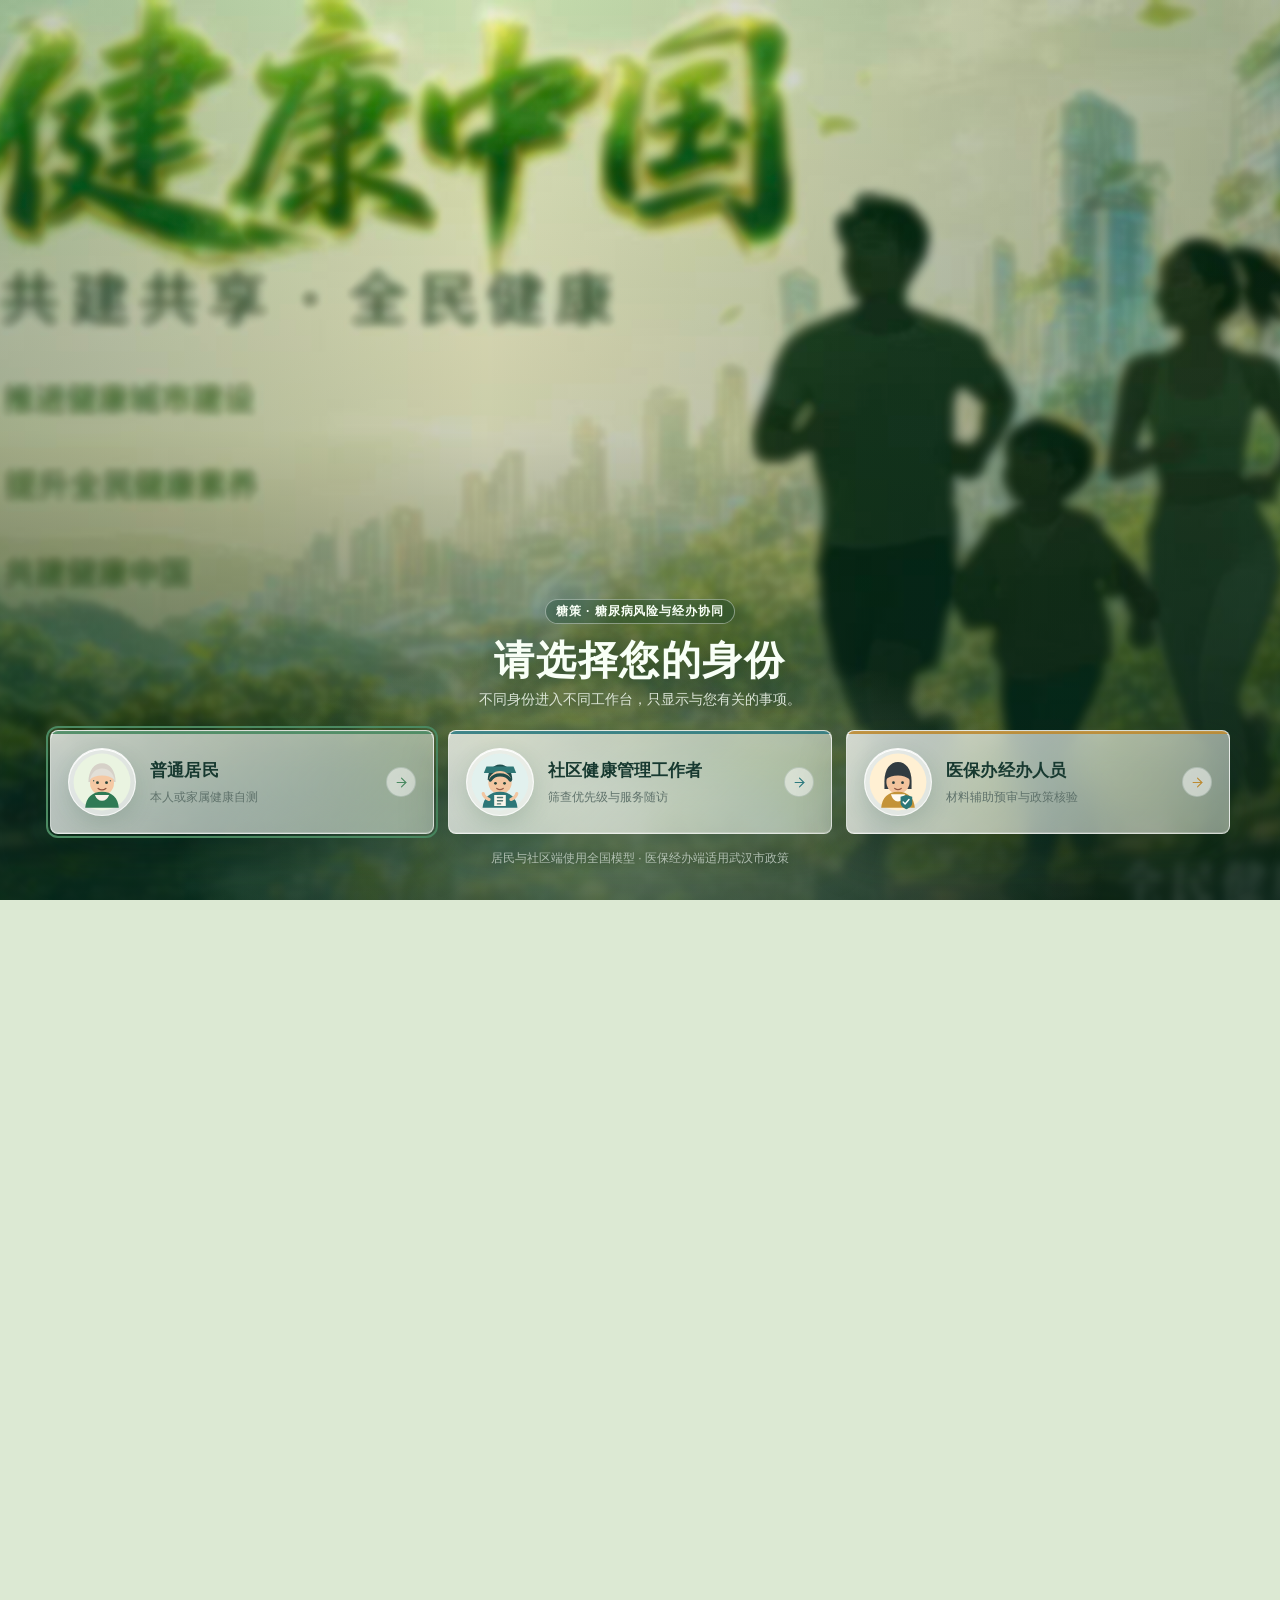
<file: index.html>
<!doctype html>
<html lang="zh-CN">
  <head>
    <meta charset="UTF-8" />
    <meta name="viewport" content="width=device-width, initial-scale=1.0" />
    <meta
      name="description"
      content="智能识糖：面向全国的糖尿病风险沟通与社区筛查模型，以及面向武汉市的医保经办辅助预审"
    />
    <title>智能识糖 · 糖尿病风险与经办协同</title>
    <link rel="stylesheet" href="./styles.css" />
    <script src="./assets/lucide.min.js" defer></script>
    <script src="./data.js" defer></script>
    <script src="./policy-feed-data.js" defer></script>
    <script src="./policy-sync.js" defer></script>
    <script src="./app.js" defer></script>
<meta property="og:title" content="智能识糖 · 糖尿病风险与经办协同" />
  <meta property="og:description" content="面向全国的糖尿病风险沟通与社区筛查模型，以及面向武汉市的医保经办辅助预审" />
  <meta property="og:type" content="website" />
<link rel="icon" href="./favicon.svg" type="image/svg+xml" />
  <link rel="manifest" href="./site.webmanifest" />
</head>
  <body class="role-locked">
    <section class="role-gate" id="roleGate" role="dialog" aria-modal="true" aria-labelledby="roleGateTitle">
      <div class="role-gate-content">
        <div class="role-gate-heading">
          <span class="role-gate-kicker">糖策 · 糖尿病风险与经办协同</span>
          <h2 id="roleGateTitle">请选择您的身份</h2>
          <p>不同身份进入不同工作台，只显示与您有关的事项。</p>
        </div>

        <div class="role-options" role="group" aria-label="身份选择">
          <button class="role-option resident-role" type="button" data-role="resident">
            <span class="role-avatar" aria-hidden="true">
              <svg viewBox="0 0 96 96">
                <circle cx="48" cy="48" r="44" fill="#eaf4e1" />
                <path d="M27 48c0-18 9-29 21-29s21 11 21 29" fill="#d6d1c8" />
                <circle cx="48" cy="50" r="18.5" fill="#f5c9a4" />
                <path d="M29 44c3-11 10-17 19-17 10 0 17 6 20 18-6-5-12-7-20-7-8 0-14 2-19 6Z" fill="#e2dfd7" />
                <circle cx="41" cy="49" r="2.2" fill="#29443a" />
                <circle cx="55" cy="49" r="2.2" fill="#29443a" />
                <path d="M42 58c4 3 8 3 12 0" fill="none" stroke="#8d543f" stroke-width="2" stroke-linecap="round" />
                <path d="M35 46h.1M61 46h.1" stroke="#4d655c" stroke-width="2.2" stroke-linecap="round" />
                <path d="M22 88c1-16 11-25 26-25s25 9 26 25" fill="#2f7a54" />
                <path d="M37 68c2 6 6 9 11 9s9-3 11-9" fill="#f7f2e7" />
              </svg>
            </span>
            <span class="role-copy">
              <strong>普通居民</strong>
              <small>本人或家属健康自测</small>
            </span>
            <span class="role-arrow" aria-hidden="true"><i data-lucide="arrow-right"></i></span>
          </button>

          <button class="role-option community-role" type="button" data-role="community">
            <span class="role-avatar" aria-hidden="true">
              <svg viewBox="0 0 96 96">
                <circle cx="48" cy="48" r="44" fill="#e2f1ee" />
                <path d="M29 45c0-14 8-24 19-24s19 10 19 24" fill="#1e4c4b" />
                <path d="M23 34h50l-4-10H27Z" fill="#2e7776" />
                <circle cx="48" cy="49" r="18" fill="#f2c6a1" />
                <path d="M33 45c4-6 9-8 15-8s12 2 16 8" fill="none" stroke="#1e4c4b" stroke-width="5" stroke-linecap="round" />
                <circle cx="41" cy="50" r="2.1" fill="#29443a" />
                <circle cx="55" cy="50" r="2.1" fill="#29443a" />
                <path d="M43 58c3 2 7 2 10 0" fill="none" stroke="#945c47" stroke-width="2" stroke-linecap="round" />
                <path d="M21 88c1-16 12-25 27-25s26 9 27 25" fill="#2d7778" />
                <path d="M39 68h18v17H39Z" fill="#f8f5eb" />
                <path d="M44 72h8M44 77h8M44 82h5" stroke="#4f7773" stroke-width="2" stroke-linecap="round" />
                <path d="M31 75c-5-2-8-5-9-9M65 75c5-2 8-5 9-9" stroke="#f2c6a1" stroke-width="5" stroke-linecap="round" />
              </svg>
            </span>
            <span class="role-copy">
              <strong>社区健康管理工作者</strong>
              <small>筛查优先级与服务随访</small>
            </span>
            <span class="role-arrow" aria-hidden="true"><i data-lucide="arrow-right"></i></span>
          </button>

          <button class="role-option insurance-role" type="button" data-role="insurance">
            <span class="role-avatar" aria-hidden="true">
              <svg viewBox="0 0 96 96">
                <circle cx="48" cy="48" r="44" fill="#fff0d3" />
                <path d="M27 47c0-19 9-30 21-30s21 11 21 30v12H27Z" fill="#313b40" />
                <circle cx="48" cy="48" r="18" fill="#f2c39d" />
                <path d="M29 44c4-11 10-17 19-17 10 0 16 6 20 18-7-5-13-7-20-7-8 0-14 2-19 6Z" fill="#313b40" />
                <circle cx="41" cy="49" r="2.1" fill="#273a39" />
                <circle cx="55" cy="49" r="2.1" fill="#273a39" />
                <path d="M43 58c3 2 7 2 10 0" fill="none" stroke="#905743" stroke-width="2" stroke-linecap="round" />
                <path d="M22 88c1-16 11-25 26-25s25 9 26 25" fill="#c49338" />
                <path d="M37 67c2 7 6 11 11 11s9-4 11-11" fill="#fffaf0" />
                <path d="M61 68l9 3v9c0 5-4 8-9 10-5-2-9-5-9-10v-9Z" fill="#2d7778" />
                <path d="M56 79l3 3 6-7" fill="none" stroke="#fff" stroke-width="2.2" stroke-linecap="round" stroke-linejoin="round" />
              </svg>
            </span>
            <span class="role-copy">
              <strong>医保办经办人员</strong>
              <small>材料辅助预审与政策核验</small>
            </span>
            <span class="role-arrow" aria-hidden="true"><i data-lucide="arrow-right"></i></span>
          </button>
        </div>

        <p class="role-gate-footnote">居民与社区端使用全国模型 · 医保经办端适用武汉市政策</p>
      </div>
      <span class="role-ripple" id="roleRipple" aria-hidden="true"></span>
    </section>

    <div class="app-shell" id="appShell" inert aria-hidden="true">
      <aside class="sidebar">
        <div class="brand">
          <div class="brand-mark" aria-hidden="true">
            <span>策</span>
          </div>
          <div class="brand-copy">
            <strong>糖策</strong>
            <span>风险沟通与经办协同</span>
          </div>
        </div>

        <div class="active-role-panel">
          <span>当前身份</span>
          <strong id="activeRoleName">普通居民</strong>
        </div>
        <nav class="main-nav" aria-label="主功能导航">
          <button class="nav-item is-active" data-view="risk" data-roles="resident" type="button">
            <span class="nav-q-icon" aria-hidden="true">
              <svg viewBox="0 0 40 40">
                <circle cx="20" cy="20" r="19" fill="#e8f5df" />
                <path d="M9 22c0-9 4-14 11-14s11 5 11 14" fill="#d8ddd4" />
                <circle cx="20" cy="21" r="9" fill="#f5c9a4" />
                <circle cx="16.8" cy="20.5" r="1.2" fill="#203a30" />
                <circle cx="23.2" cy="20.5" r="1.2" fill="#203a30" />
                <path d="M17 25c2 1.5 4 1.5 6 0" fill="none" stroke="#8d543f" stroke-width="1.2" stroke-linecap="round" />
                <path d="M7 37c1-7 5-11 13-11s12 4 13 11" fill="#4b8a62" />
              </svg>
            </span>
            <span>居民自测</span>
          </button>
          <button class="nav-item" data-view="screening" data-roles="community" type="button">
            <span class="nav-q-icon" aria-hidden="true">
              <svg viewBox="0 0 40 40">
                <circle cx="20" cy="20" r="19" fill="#def2ec" />
                <path d="M12 20c0-7 3-12 8-12s8 5 8 12" fill="#235957" />
                <path d="M9 15h22l-2-5H11Z" fill="#3c9290" />
                <circle cx="20" cy="21" r="8.5" fill="#f2c6a1" />
                <circle cx="17" cy="20.5" r="1.1" fill="#203a30" />
                <circle cx="23" cy="20.5" r="1.1" fill="#203a30" />
                <path d="M17.5 25c1.7 1 3.3 1 5 0" fill="none" stroke="#945c47" stroke-width="1.2" stroke-linecap="round" />
                <path d="M6 37c1-7 6-11 14-11s13 4 14 11" fill="#3c9290" />
                <path d="M16 27h8v9h-8Z" fill="#fffdf5" />
              </svg>
            </span>
            <span>社区筛查</span>
          </button>
          <button class="nav-item" data-view="review" data-roles="insurance" type="button">
            <span class="nav-q-icon" aria-hidden="true">
              <svg viewBox="0 0 40 40">
                <circle cx="20" cy="20" r="19" fill="#fff1d6" />
                <path d="M10 20c0-8 4-13 10-13s10 5 10 13" fill="#384246" />
                <circle cx="20" cy="21" r="8.7" fill="#f2c39d" />
                <circle cx="17" cy="20.5" r="1.1" fill="#273a39" />
                <circle cx="23" cy="20.5" r="1.1" fill="#273a39" />
                <path d="M17.5 25c1.7 1 3.3 1 5 0" fill="none" stroke="#905743" stroke-width="1.2" stroke-linecap="round" />
                <path d="M6 37c1-7 6-11 14-11s13 4 14 11" fill="#c49338" />
                <path d="M25 27l6 2v5c0 3-2.5 4.5-6 6-3.5-1.5-6-3-6-6v-5Z" fill="#3c9290" />
              </svg>
            </span>
            <span>医保经办</span>
          </button>
          <button class="nav-item" data-view="policy" data-roles="insurance" type="button">
            <span class="nav-q-icon" aria-hidden="true">
              <svg viewBox="0 0 40 40">
                <circle cx="20" cy="20" r="19" fill="#edf5de" />
                <path d="M9 13h11v19H9c-2 0-3-1-3-3V15c0-1 1-2 3-2Z" fill="#fffdf7" stroke="#7da27a" stroke-width="1.2" />
                <path d="M31 13H20v19h11c2 0 3-1 3-3V15c0-1-1-2-3-2Z" fill="#fffdf7" stroke="#7da27a" stroke-width="1.2" />
                <path d="M20 13v19" stroke="#7da27a" stroke-width="1.2" />
                <circle cx="16" cy="21" r="1.1" fill="#304634" />
                <circle cx="24" cy="21" r="1.1" fill="#304634" />
                <path d="M15 25c1.2 1 3.3 1 5 0M21 25c1.2 1 3.3 1 5 0" fill="none" stroke="#56725a" stroke-width="1.1" stroke-linecap="round" />
              </svg>
            </span>
            <span>武汉政策</span>
          </button>
        </nav>
        <button class="role-switch-button" id="switchRole" type="button">
          <i data-lucide="users-round"></i>
          <span>切换身份</span>
        </button>

        <div class="sidebar-note">
          <div class="local-status">
            <span class="status-dot"></span>
            <span>本地推理</span>
          </div>
          <p>公开版使用合成演示数据。正式使用须接入授权业务系统。</p>
          <a href="./privacy.html" style="display:inline-block;margin-top:8px;color:#f2dca7;font-size:11px">隐私与使用说明</a>
        </div>

        <div class="sidebar-footer">
          <div class="mini-avatar">智</div>
          <div>
            <strong>项目演示环境</strong>
            <span>Model v2.0 · 2026-11-13</span>
          </div>
        </div>
      </aside>

      <main class="main-area">
        <header class="topbar">
          <div class="page-heading">
            <span class="eyebrow" id="pageEyebrow">全国社区模型 · 居民糖尿病风险自测</span>
            <h1 id="pageTitle">家庭健康风险画像</h1>
          </div>
          <div class="topbar-actions">
            <div class="system-chip" id="roleChip">
              <i data-lucide="shield-check"></i>
              <span id="roleChipText">居民健康自测</span>
            </div>
            <button class="icon-button" id="policyInfoButton" type="button" title="查看政策与模型说明" data-go-policy hidden>
              <i data-lucide="info"></i>
            </button>
          </div>
        </header>

        <div class="content">
          <section class="view is-active" id="view-risk" aria-labelledby="riskTitle">
            <div class="section-lead">
              <div>
                <p class="kicker">居民健康自测</p>
                <h2 id="riskTitle">用几分钟了解家人的糖尿病风险</h2>
                <p>
                  基于全国多省份队列生成相对风险提示和可执行建议。结果不代表绝对患病概率，不替代临床诊断，仅供参考。
                </p>
              </div>
            </div>

            <div class="risk-layout">
              <section class="surface form-surface" aria-labelledby="formTitle">
                <div class="surface-head">
                  <div>
                    <h3 id="formTitle">填写家庭成员健康信息</h3>
                    <p>只填写您自己知道的信息；专业体检指标无需填写，系统会用研究队列预设水平补齐。</p>
                  </div>
                  <button class="text-button" id="resetRiskForm" type="button">
                    <i data-lucide="rotate-ccw"></i>
                    重置
                  </button>
                </div>

                <form id="riskForm" class="risk-form">
                  <div class="resident-profile-bar">
                    <label class="field">
                      <span>本次记录名称</span>
                      <input id="profileName" name="profileName" type="text" maxlength="20" value="我的家庭" placeholder="例如：父亲、母亲或本人" />
                    </label>
                    <p><i data-lucide="lock-keyhole"></i> 可分别记录多位家庭成员；只保存在本机浏览器，不会上传服务器。</p>
                  </div>
                  <div class="form-grid form-grid-4">
                    <label class="field">
                      <span>所在省份</span>
                      <select id="province" name="province">
                        <option value="">请选择省份</option>
                        <option value="北京市">北京市</option>
                        <option value="天津市">天津市</option>
                        <option value="河北省">河北省</option>
                        <option value="山西省">山西省</option>
                        <option value="内蒙古自治区">内蒙古自治区</option>
                        <option value="辽宁省">辽宁省</option>
                        <option value="吉林省">吉林省</option>
                        <option value="黑龙江省">黑龙江省</option>
                        <option value="上海市">上海市</option>
                        <option value="江苏省">江苏省</option>
                        <option value="浙江省">浙江省</option>
                        <option value="安徽省">安徽省</option>
                        <option value="福建省">福建省</option>
                        <option value="江西省">江西省</option>
                        <option value="山东省">山东省</option>
                        <option value="河南省">河南省</option>
                        <option value="湖北省">湖北省</option>
                        <option value="湖南省">湖南省</option>
                        <option value="广东省">广东省</option>
                        <option value="广西壮族自治区">广西壮族自治区</option>
                        <option value="海南省">海南省</option>
                        <option value="重庆市">重庆市</option>
                        <option value="四川省">四川省</option>
                        <option value="贵州省">贵州省</option>
                        <option value="云南省">云南省</option>
                        <option value="西藏自治区">西藏自治区</option>
                        <option value="陕西省">陕西省</option>
                        <option value="甘肃省">甘肃省</option>
                        <option value="青海省">青海省</option>
                        <option value="宁夏回族自治区">宁夏回族自治区</option>
                        <option value="新疆维吾尔自治区">新疆维吾尔自治区</option>
                      </select>
                    </label>
                    <label class="field">
                      <span>年龄</span>
                      <input id="age" name="age" type="number" min="50" max="110" value="82" />
                    </label>
                    <label class="field">
                      <span>性别</span>
                      <select id="sex" name="sex">
                        <option value="0">女性</option>
                        <option value="1">男性</option>
                      </select>
                    </label>
                    <label class="field">
                      <span>当前居住地</span>
                      <select id="residence" name="residence">
                        <option value="rural">农村</option>
                        <option value="town">城镇</option>
                        <option value="city">城市</option>
                      </select>
                    </label>
                  </div>
                  <p class="province-context-note" id="provinceContextNote">
                    选择所在省份后，系统会按当地人群背景校正风险排序；不会显示或推断你的个人环境暴露。
                  </p>

                  <div class="form-grid form-grid-4">
                    <label class="field">
                      <span>体重指数（BMI）</span>
                      <input id="bmi" name="bmi" type="number" min="12" max="45" step="0.1" value="22.2" />
                    </label>
                    <label class="field">
                      <span>收缩压（mmHg）</span>
                      <input id="systolic" name="systolic" type="number" min="70" max="250" value="138" />
                    </label>
                    <label class="field">
                      <span>舒张压（mmHg）</span>
                      <input id="diastolic" name="diastolic" type="number" min="30" max="150" value="79" />
                    </label>
                    <label class="field">
                      <span>自评健康</span>
                      <select id="selfHealth" name="selfHealth">
                        <option value="1">很好</option>
                        <option value="2">好</option>
                        <option value="3" selected>一般</option>
                        <option value="4">差</option>
                        <option value="5">很差</option>
                      </select>
                    </label>
                  </div>

                  <div class="form-grid form-grid-3">
                    <label class="field">
                      <span>吸烟情况</span>
                      <select id="smoking" name="smoking">
                        <option value="none">不吸烟</option>
                        <option value="current">现在吸烟</option>
                        <option value="former">已戒烟</option>
                      </select>
                    </label>
                    <label class="field">
                      <span>饮酒情况</span>
                      <select id="drinking" name="drinking">
                        <option value="none">不饮酒</option>
                        <option value="current">现在饮酒</option>
                        <option value="former">已戒酒</option>
                      </select>
                    </label>
                    <label class="field">
                      <span>甜食频率</span>
                      <select id="sugarFreq" name="sugarFreq">
                        <option value="1">几乎每天</option>
                        <option value="2">每周至少一次</option>
                        <option value="3">每月至少一次</option>
                        <option value="4" selected>偶尔</option>
                        <option value="5">几乎不吃</option>
                      </select>
                    </label>
                  </div>

                  <div class="toggle-grid">
                    <label class="toggle-row">
                      <span>
                        <strong>规律锻炼</strong>
                        <small>当前有体育锻炼或体力活动</small>
                      </span>
                      <input id="exercise" name="exercise" type="checkbox" />
                      <span class="toggle"></span>
                    </label>
                    <label class="toggle-row">
                      <span>
                        <strong>基线高血压</strong>
                        <small>既往诊断或正在管理</small>
                      </span>
                      <input id="hypertension" name="hypertension" type="checkbox" checked />
                      <span class="toggle"></span>
                    </label>
                    <label class="toggle-row">
                      <span>
                        <strong>水果摄入不足</strong>
                        <small>未达到每周多次摄入</small>
                      </span>
                      <input id="lowFruit" name="lowFruit" type="checkbox" checked />
                      <span class="toggle"></span>
                    </label>
                    <label class="toggle-row">
                      <span>
                        <strong>蔬菜摄入不足</strong>
                        <small>未达到多数天数摄入</small>
                      </span>
                      <input id="lowVegetable" name="lowVegetable" type="checkbox" />
                      <span class="toggle"></span>
                    </label>
                  </div>

                  <details class="resident-advanced">
                    <summary>
                      <span>专业体检与补充信息（可选）</span>
                      <small>不填写时系统使用研究队列预设值，不影响正常生成风险画像</small>
                    </summary>

                    <div class="form-grid form-grid-4">
                      <label class="field">
                        <span>当前管理状态</span>
                        <select id="managementStatus" name="managementStatus">
                          <option value="unknown">未明确诊断</option>
                          <option value="diagnosed">已诊断未申报</option>
                          <option value="pending">已申报待补正</option>
                          <option value="enrolled">已享受待遇</option>
                        </select>
                      </label>
                      <label class="field">
                        <span>腰高比</span>
                        <input id="waistHeight" name="waistHeight" type="number" min="0.35" max="1.2" step="0.01" value="0.52" />
                      </label>
                      <label class="field">
                        <span>小腿围（cm）</span>
                        <input id="calf" name="calf" type="number" min="15" max="55" step="0.1" value="31" />
                      </label>
                      <label class="field">
                        <span>受教育年限</span>
                        <input id="education" name="education" type="number" min="0" max="25" step="1" value="6" />
                      </label>
                    </div>

                    <div class="form-grid form-grid-4">
                      <label class="field">
                        <span>吸烟包年数</span>
                        <input id="packYears" name="packYears" type="number" min="0" max="150" step="1" value="0" />
                      </label>
                      <label class="field">
                        <span>每周酒精克数</span>
                        <input id="alcoholWeek" name="alcoholWeek" type="number" min="0" max="700" step="5" value="0" />
                      </label>
                      <label class="field">
                        <span>二手烟暴露</span>
                        <select id="passiveSmoke" name="passiveSmoke">
                          <option value="0">无</option>
                          <option value="1">一项场景</option>
                          <option value="2">两项及以上</option>
                        </select>
                      </label>
                      <label class="field">
                        <span>腌制蔬菜频率</span>
                        <select id="preservedVeg" name="preservedVeg">
                          <option value="1">几乎每天</option>
                          <option value="2">每周至少一次</option>
                          <option value="3">每月至少一次</option>
                          <option value="4" selected>偶尔</option>
                          <option value="5">几乎不吃</option>
                        </select>
                      </label>
                    </div>

                  <fieldset class="adl-panel">
                    <legend>近一个月，哪些日常活动需要他人帮助？</legend>
                    <p class="adl-help">
                      ADL 指洗澡、穿衣、如厕、活动、大小便控制和进食等基本生活能力。勾选需要帮助的项目；全部未勾选表示目前可独立完成。
                    </p>
                    <div class="adl-grid">
                      <label class="adl-item">
                        <input name="adlItem" type="checkbox" value="bathing" />
                        <span><strong>洗澡或擦身</strong><small>需要搀扶、准备热水或帮助清洁</small></span>
                      </label>
                      <label class="adl-item">
                        <input name="adlItem" type="checkbox" value="dressing" />
                        <span><strong>穿衣和穿鞋</strong><small>需要帮助穿衣、系扣或穿鞋</small></span>
                      </label>
                      <label class="adl-item">
                        <input name="adlItem" type="checkbox" value="toileting" />
                        <span><strong>上厕所</strong><small>需要帮助如厕、起坐或清洁</small></span>
                      </label>
                      <label class="adl-item">
                        <input name="adlItem" type="checkbox" value="transferring" />
                        <span><strong>上下床和室内走动</strong><small>需要搀扶、辅助工具或他人看护</small></span>
                      </label>
                      <label class="adl-item">
                        <input name="adlItem" type="checkbox" value="continence" />
                        <span><strong>控制大小便</strong><small>存在控制困难或需要他人处理</small></span>
                      </label>
                      <label class="adl-item">
                        <input name="adlItem" type="checkbox" value="feeding" />
                        <span><strong>自己吃饭</strong><small>需要帮助夹菜、送食或进食照护</small></span>
                      </label>
                    </div>
                    <div class="adl-summary">需要帮助：<strong id="adlOutput">0项</strong></div>
                    <input id="adl" name="adl" type="hidden" value="0" />
                  </fieldset>
                  </details>

                  <div class="form-actions">
                    <button class="primary-button" type="submit">
                      <i data-lucide="sparkles"></i>
                      生成风险画像
                    </button>
                    <button class="secondary-button" id="loadHighRiskExample" type="button">
                      <i data-lucide="user-round-search"></i>
                      载入高风险示例
                    </button>
                  </div>
                </form>
              </section>

              <aside class="surface result-surface" aria-live="polite">
                <div class="result-header">
                  <div>
                    <span class="kicker">模型输出</span>
                    <h3>相对风险提示</h3>
                  </div>
                  <span class="band-pill" id="riskBand">中风险</span>
                </div>

                <div class="risk-gauge-wrap">
                  <div class="risk-gauge" id="riskGauge">
                    <div class="risk-gauge-inner">
                      <strong id="riskIndex">--</strong>
                      <span>/100</span>
                    </div>
                  </div>
                  <div class="risk-probability">
                    <span>同类人群相对位置</span>
                    <strong id="riskPercentile">--</strong>
                    <small>仅用于同群体筛查排序</small>
                  </div>
                </div>

                <div class="driver-section">
                  <div class="mini-heading">
                    <h4>主要风险贡献</h4>
                    <span>局部解释</span>
                  </div>
                  <div id="driverList" class="driver-list"></div>
                  <div class="local-shap-heading">
                    <h4>SHAP局部贡献图</h4>
                    <span>Logit空间 · 正负方向</span>
                  </div>
                  <div id="localShapChart" class="local-shap-chart" aria-label="个体局部SHAP贡献图"></div>
                </div>

                <div class="action-section">
                  <div class="mini-heading">
                    <h4>建议行动</h4>
                    <span>非诊断建议</span>
                  </div>
                  <ul id="actionList" class="action-list"></ul>
                </div>

                <div class="result-footer">
                  <button class="primary-button full-width" id="copyAssessment" type="button">
                    <i data-lucide="copy"></i>
                    复制评估摘要
                  </button>
                  <button class="secondary-button full-width resident-save-button" id="saveResidentRecord" type="button">
                    <i data-lucide="book-user"></i>
                    保存到我的家庭记录
                  </button>
                  <p>
                    结果仅供基层筛查和健康服务参考。门诊慢特病资格由指定医疗机构和医保经办机构依法认定。
                  </p>
                </div>
              </aside>
            </div>

            <section class="surface resident-record-panel">
              <div class="surface-head">
                <div>
                  <h3>我的家庭健康记录</h3>
                  <p>保存后可回看不同家庭成员的最近一次风险画像；数据不会上传服务器。</p>
                </div>
                <div class="resident-record-actions">
                  <button class="text-button" id="exportResidentRecords" type="button">
                    <i data-lucide="download"></i>
                    导出
                  </button>
                  <button class="text-button" id="clearResidentRecords" type="button">
                    <i data-lucide="trash-2"></i>
                    清空
                  </button>
                </div>
              </div>
              <div id="residentRecordList" class="resident-record-list"></div>
            </section>

          </section>

          <section class="view" id="view-screening" aria-labelledby="screeningTitle">
            <div class="section-lead">
              <div>
                <p class="kicker">有限资源下的筛查决策</p>
                <h2 id="screeningTitle">固定名额，谁优先进入服务？</h2>
                <p>按风险排序选择筛查名单，并用回测结局检验检出效率与群体公平。</p>
              </div>
              <div class="lead-actions">
                <span class="community-entry-count" id="communityCaseCount">本次录入 0 人</span>
                <button class="secondary-button" id="openCommunityCaseDialog" type="button">
                  <i data-lucide="user-plus"></i>
                  录入服务对象
                </button>
                <button class="text-button" id="clearCommunityCases" type="button" disabled>
                  <i data-lucide="trash-2"></i>
                  清空
                </button>
              </div>
            </div>

            <section class="surface control-strip">
              <label class="control-field">
                <span>筛查容量</span>
                <input id="capacitySlider" type="range" min="5" max="30" step="1" value="20" />
                <output id="capacityOutput">20%</output>
              </label>
              <label class="control-field">
                <span>居住地筛选</span>
                <select id="groupFilter">
                  <option value="all">全部人群</option>
                  <option value="城市">城市</option>
                  <option value="城镇">城镇</option>
                  <option value="农村">农村</option>
                </select>
              </label>
              <label class="control-field">
                <span>排序策略</span>
                <select id="strategySelect">
                  <option value="logit">Logistic风险排序</option>
                  <option value="xgboost">XGBoost风险排序</option>
                </select>
              </label>
              <button class="secondary-button" id="exportQueue" type="button">
                <i data-lucide="download"></i>
                导出脱敏名单
              </button>
            </section>

            <div class="metric-grid">
              <article class="metric-card">
                <span>进入名单</span>
                <strong id="selectedCount">0</strong>
                <small>人</small>
              </article>
              <article class="metric-card">
                <span>演示命中</span>
                <strong id="capturedCases">0</strong>
                <small>例</small>
              </article>
              <article class="metric-card">
                <span>演示覆盖率</span>
                <strong id="captureRate">0%</strong>
                <small>Recall</small>
              </article>
              <article class="metric-card accent-metric">
                <span>需筛查人数</span>
                <strong id="nnsValue">--</strong>
                <small>发现1例</small>
              </article>
              <article class="metric-card">
                <span>演示漏筛</span>
                <strong id="missedCases">0</strong>
                <small>回测</small>
              </article>
            </div>
            <p class="metric-note">
              回测指标仅统计演示样本；社区录入对象参与排队与名额分配，但不计入命中、漏筛和需筛查人数。
            </p>
            <div id="communityCaseList" class="community-entry-list" aria-live="polite"></div>

            <div class="screening-grid">
              <section class="surface">
                <div class="surface-head">
                  <div>
                    <h3>优先服务名单</h3>
                  <p>展示前12人。该视图为全国多省份样本排序演示，不作为最终模型验证指标。</p>
                  </div>
                </div>
                <div class="table-wrap tall-table">
                  <table>
                    <thead>
                      <tr>
                        <th>序号</th>
                        <th>服务对象</th>
                        <th>年龄</th>
                        <th>居住地</th>
                        <th>预测风险</th>
                        <th>主要可干预因素</th>
                      </tr>
                    </thead>
                    <tbody id="screeningQueueBody"></tbody>
                  </table>
                </div>
              </section>

              <section class="surface fairness-panel">
                <div class="surface-head">
                  <div>
                    <h3>公平性审计</h3>
                    <p>比较不同群体的名单入选率和病例覆盖。</p>
                  </div>
                </div>
                <div id="fairnessGroups" class="fairness-groups"></div>
                <div class="insight-box">
                  <i data-lucide="triangle-alert"></i>
                  <p>
                    统一风险排序提高总体检出效率，但可能让农村、高龄或行动不便群体进入名单的比例偏低。如正式应用应加入公平约束与人工复核。
                  </p>
                </div>
              </section>
            </div>

            <section class="surface evaluation-strip">
              <div>
                <span>交叉验证 AUC</span>
                <strong id="cvAuc">--</strong>
              </div>
              <div>
                <span>PR-AUC</span>
                <strong id="cvPrauc">--</strong>
              </div>
              <div>
                <span>Brier分数</span>
                <strong id="cvBrier">--</strong>
              </div>
              <div>
                <span>结局发生率</span>
                <strong id="eventRate">--</strong>
              </div>
              <p>模型为筛查排序工具，不满足临床诊断用途。</p>
            </section>
          </section>

          <section class="view" id="view-review" aria-labelledby="reviewTitle">
            <div class="section-lead">
              <div>
                <p class="kicker">武汉市经办辅助预审</p>
                <h2 id="reviewTitle">材料齐全性与政策对应关系检查</h2>
                <p>系统生成缺项、冲突和人工核验提示，不作出待遇资格决定。</p>
              </div>
              <div class="lead-actions">
                <button class="secondary-button" id="openCaseImport" type="button">
                  <i data-lucide="user-plus"></i>
                  导入患者信息
                </button>
                <span class="demo-tag">虚构案例</span>
              </div>
            </div>

            <div class="review-layout">
              <section class="surface case-list-panel">
                <div class="surface-head compact">
                  <div>
                    <h3>待处理队列</h3>
                    <p>按临近时限和材料风险排序</p>
                  </div>
                  <span class="queue-count" id="caseQueueCount">0</span>
                </div>
                <div id="caseList" class="case-list"></div>
              </section>

              <section class="surface case-detail-panel" id="caseDetail">
                <div class="empty-detail">
                  <i data-lucide="file-search"></i>
                  <p>选择一个案例查看辅助预审结果</p>
                </div>
              </section>
            </div>

            <section class="surface review-boundary">
              <div class="boundary-title">
                <i data-lucide="scale"></i>
                <div>
                  <h3>人工终审边界</h3>
                  <p>系统负责材料组织与可追溯提示，法定资格判断不由算法作出。</p>
                </div>
              </div>
              <ol>
                <li>风险分数只用于服务优先级，不与医保待遇资格绑定。</li>
                <li>所有红色和黄色提示必须由经办人员核对原件或授权电子材料。</li>
                <li>审核意见保留规则版本、操作人和修改时间。</li>
              </ol>
            </section>
          </section>

          <section class="view" id="view-policy" aria-labelledby="policyTitle">
            <div class="section-lead">
              <div>
                <p class="kicker">政策与模型治理</p>
                <h2 id="policyTitle">糖尿病门诊慢特病规则与模型边界</h2>
                <p>公开可核验口径与自动同步提示，正式办理以武汉市医保局最新规定为准。</p>
              </div>
              <span class="policy-date" id="policyDate">政策核验日 —</span>
            </div>

            <section class="policy-hero">
              <div>
                <span class="policy-code" id="diseaseCode">M01600</span>
                <h3>糖尿病 · 门诊慢性病</h3>
                <p>2024年起执行湖北省统一病种目录和准入标准。糖尿病需经规范认定，不是模型自动判定。</p>
              </div>
              <div class="policy-rate-grid">
                <div>
                  <span>职工在职</span>
                  <strong>80%</strong>
                  <small>门诊慢性病支付比例</small>
                </div>
                <div>
                  <span>职工退休</span>
                  <strong>85%</strong>
                  <small>支付比例</small>
                </div>
                <div>
                  <span>城乡居民</span>
                  <strong>70%</strong>
                  <small>支付比例</small>
                </div>
                <div>
                  <span>复审周期</span>
                  <strong>5年</strong>
                  <small>按资格生效日计算</small>
                </div>
              </div>
            </section>

            <div class="policy-grid">
              <section class="surface">
                <div class="surface-head">
                  <div>
                    <h3>准入标准要点</h3>
                    <p>糖尿病确诊后，还需符合至少一类规定临床表现。</p>
                  </div>
                </div>
                <ol id="accessCriteria" class="criteria-list"></ol>
              </section>

              <section class="surface">
                <div class="surface-head">
                  <div>
                    <h3>办理主流程</h3>
                    <p>线上或线下申报后，仍需受理、鉴定或审核、经办确认。</p>
                  </div>
                </div>
                <ol id="processSteps" class="process-list"></ol>
              </section>
            </div>

            <section class="surface policy-sync" aria-labelledby="policySyncTitle">
              <div class="surface-head">
                <div>
                  <h3 id="policySyncTitle">政策同步</h3>
                  <p>检查政策订阅源的新增或变更条目，确认后由经办人员人工并入，不自动改写政策结论。</p>
                </div>
                <span class="sync-badge" id="syncBadge">未检查</span>
              </div>

              <div class="sync-grid">
                <div class="sync-cell"><span>最近检查</span><strong id="syncLastCheck">—</strong></div>
                <div class="sync-cell"><span>订阅条目</span><strong id="syncItemCount">—</strong></div>
                <div class="sync-cell"><span>待确认</span><strong id="syncPendingCount">0</strong></div>
                <div class="sync-cell"><span>数据来源</span><strong id="syncSource">—</strong></div>
              </div>

              <div class="sync-actions">
                <button class="primary-button" id="syncNow" type="button">
                  <i data-lucide="refresh-cw"></i>
                  立即检查
                </button>
                <button class="secondary-button" id="syncApply" type="button">
                  <i data-lucide="download"></i>
                  人工确认并并入
                </button>
                <label class="sync-auto">
                  <input type="checkbox" id="syncAuto" />
                  <span>每 30 分钟自动检查</span>
                </label>
                <details class="sync-config">
                  <summary>数据源设置</summary>
                  <label class="field">
                    <span>订阅源地址（JSON）</span>
                    <input id="syncFeedUrl" type="text" spellcheck="false" />
                  </label>
                  <p class="field-note">
                    默认读取同目录 policy-feed.json。跨域接口需允许 CORS；无法访问时回退到内置快照并明确标注。
                  </p>
                </details>
              </div>

              <div id="syncDiffList" class="sync-diff-list">
                <p class="sync-empty">尚未检查。点击“立即检查”获取政策订阅源。</p>
              </div>
            </section>

            <section class="surface source-section">
              <div class="surface-head">
                <div>
                  <h3>政策来源</h3>
                  <p>官方文件、官方媒体和医院公开政策页分层标注，用户评论不作为政策条款。</p>
                </div>
              </div>
              <div id="sourceList" class="source-list"></div>
            </section>

            <section class="surface notice-section" aria-labelledby="noticeTitle">
              <div class="surface-head">
                <div>
                  <h3 id="noticeTitle">政策动态</h3>
                  <p>已人工并入的更新条目；引用前仍须打开原文核对。</p>
                </div>
                <span class="sync-badge" id="noticeCount">0</span>
              </div>
              <div id="policyNotices" class="notice-list">
                <p class="sync-empty">暂无同步条目。</p>
              </div>
            </section>

            <section class="surface model-governance">
              <div class="surface-head">
                <div>
                  <h3>模型卡</h3>
                  <p>纵向样本、结局定义、评价指标与禁止用途。</p>
                </div>
              </div>
              <div class="governance-grid">
                <div>
                  <span>研究设计</span>
                  <strong>2014基线无糖尿病 → 2018结局</strong>
                </div>
                <div>
                  <span>有效样本</span>
                  <strong>2,701人 / 96例事件</strong>
                </div>
                <div>
                  <span>五折AUC</span>
                  <strong>Logistic 0.730 · XGBoost 0.710</strong>
                </div>
                <div>
                  <span>适用范围</span>
                  <strong>全国社区筛查优先级排序</strong>
                </div>
              </div>
              <div class="external-validation-note">
                <span>CHARLS独立外部验证</span>
                <strong>4,679人 / 292例 · 迁移AUC 0.610</strong>
                <small>CHARLS内部基础模型AUC 0.667；加入血糖和HbA1c后0.703。跨队列使用必须本地校准。</small>
              </div>
              <div class="boundary-list">
                <p><strong>不用于：</strong>临床诊断、自动认定慢特病资格。</p>
                <p><strong>适用范围：</strong>居民与社区筛查使用全国多省份队列；医保政策与经办预审仅适用于武汉市，正式办理以武汉市医保局最新规定为准。</p>
              </div>
            </section>
          </section>
        </div>
      </main>

      <dialog id="caseImportDialog" class="dialog" aria-labelledby="caseImportTitle">
        <form id="caseImportForm" class="dialog-form">
          <header class="dialog-head">
            <div>
              <span class="kicker">武汉市经办预审</span>
              <h3 id="caseImportTitle">导入患者申报信息</h3>
              <p>仅用于演示；真实业务须经授权、脱敏，并在业务系统内完成。</p>
            </div>
            <button class="icon-button" type="button" id="closeCaseImport" aria-label="关闭">
              <i data-lucide="x"></i>
            </button>
          </header>

          <div class="form-grid form-grid-4">
            <label class="field">
              <span>案例编号</span>
              <input name="id" type="text" id="importCaseId" readonly />
            </label>
            <label class="field">
              <span>姓名（可脱敏）</span>
              <input name="name" type="text" value="张*华" maxlength="12" required />
            </label>
            <label class="field">
              <span>年龄</span>
              <input name="age" type="number" min="50" max="110" value="74" required />
            </label>
            <label class="field">
              <span>性别</span>
              <select name="sex">
                <option value="女">女</option>
                <option value="男">男</option>
              </select>
            </label>
          </div>

          <div class="form-grid form-grid-4">
            <label class="field">
              <span>申报日期</span>
              <input name="submitted" type="date" required />
            </label>
            <label class="field">
              <span>截止日期</span>
              <input name="deadline" type="date" required />
            </label>
            <label class="field">
              <span>预约时间</span>
              <input name="appointment" type="datetime-local" />
            </label>
            <label class="field">
              <span>申报机构</span>
              <input name="institution" type="text" value="青山区某社区卫生服务中心" maxlength="30" />
            </label>
          </div>

          <fieldset class="material-fieldset">
            <legend>材料清单（勾选表示已提交）</legend>
            <label class="material-item"><input type="checkbox" name="doc" value="identity" checked /><span>身份与参保凭证</span></label>
            <label class="material-item"><input type="checkbox" name="doc" value="diagnosis" checked /><span>糖尿病诊断证明</span></label>
            <label class="material-item"><input type="checkbox" name="doc" value="record" checked /><span>近两年病历或出院记录</span></label>
            <label class="material-item"><input type="checkbox" name="doc" value="evidence" /><span>符合准入标准的佐证</span></label>
            <label class="material-item"><input type="checkbox" name="doc" value="institution" checked /><span>拟就诊机构信息</span></label>
            <label class="material-item"><input type="checkbox" name="doc" value="contact" checked /><span>联系电话</span></label>
          </fieldset>

          <fieldset class="material-fieldset">
            <legend>异常标记（可选）</legend>
            <label class="material-item"><input type="checkbox" name="flag" value="dateConflict" /><span>病历与检查日期冲突</span></label>
            <label class="material-item"><input type="checkbox" name="flag" value="expired" /><span>预约已过期</span></label>
            <label class="material-item"><input type="checkbox" name="flag" value="textMismatch" /><span>诊断表述与申请病种不一致</span></label>
          </fieldset>

          <label class="field">
            <span>经办备注（可选）</span>
            <textarea name="notes" class="dialog-textarea" rows="2" placeholder="记录电话核实情况等"></textarea>
          </label>

          <p class="field-note dialog-note">
            导入案例只保存在当前浏览器标签页，关闭标签页即清除；不会写入服务器。
          </p>

          <footer class="dialog-actions">
            <button class="primary-button" type="submit">
              <i data-lucide="user-plus"></i>
              生成预审案例
            </button>
            <button class="secondary-button" type="button" id="cancelCaseImport">取消</button>
          </footer>
        </form>
      </dialog>

      <dialog id="communityCaseDialog" class="dialog community-case-dialog" aria-labelledby="communityCaseTitle">
        <form id="communityCaseForm" class="dialog-form">
          <header class="dialog-head">
            <div>
              <span class="kicker">社区健康管理</span>
              <h3 id="communityCaseTitle">录入社区服务对象</h3>
              <p>记录对象只用于本次演示排序，不写入服务器。请使用脱敏称呼。</p>
            </div>
            <button class="icon-button" type="button" id="closeCommunityCaseDialog" aria-label="关闭">
              <i data-lucide="x"></i>
            </button>
          </header>

          <div class="form-grid form-grid-4">
            <label class="field">
              <span>服务对象称呼</span>
              <input name="name" type="text" value="服务对象" maxlength="16" required />
            </label>
            <label class="field">
              <span>年龄</span>
              <input name="age" type="number" min="50" max="110" value="78" required />
            </label>
            <label class="field">
              <span>性别</span>
              <select name="sex">
                <option value="女">女性</option>
                <option value="男">男性</option>
              </select>
            </label>
            <label class="field">
              <span>所在省份</span>
              <select name="province">
                <option value="">请选择省份</option>
                <option value="北京市">北京市</option>
                <option value="天津市">天津市</option>
                <option value="河北省">河北省</option>
                <option value="山西省">山西省</option>
                <option value="内蒙古自治区">内蒙古自治区</option>
                <option value="辽宁省">辽宁省</option>
                <option value="吉林省">吉林省</option>
                <option value="黑龙江省">黑龙江省</option>
                <option value="上海市">上海市</option>
                <option value="江苏省">江苏省</option>
                <option value="浙江省">浙江省</option>
                <option value="安徽省">安徽省</option>
                <option value="福建省">福建省</option>
                <option value="江西省">江西省</option>
                <option value="山东省">山东省</option>
                <option value="河南省">河南省</option>
                <option value="湖北省">湖北省</option>
                <option value="湖南省">湖南省</option>
                <option value="广东省">广东省</option>
                <option value="广西壮族自治区">广西壮族自治区</option>
                <option value="海南省">海南省</option>
                <option value="重庆市">重庆市</option>
                <option value="四川省">四川省</option>
                <option value="贵州省">贵州省</option>
                <option value="云南省">云南省</option>
                <option value="西藏自治区">西藏自治区</option>
                <option value="陕西省">陕西省</option>
                <option value="甘肃省">甘肃省</option>
                <option value="青海省">青海省</option>
                <option value="宁夏回族自治区">宁夏回族自治区</option>
                <option value="新疆维吾尔自治区">新疆维吾尔自治区</option>
              </select>
            </label>
          </div>

          <fieldset class="community-fieldset">
            <legend>体格与基本情况</legend>
            <div class="form-grid form-grid-4">
              <label class="field">
                <span>居住地</span>
                <select name="residence">
                  <option value="rural">农村</option>
                  <option value="town">城镇</option>
                  <option value="city">城市</option>
                </select>
              </label>
              <label class="field">
                <span>当前管理状态</span>
                <select name="managementStatus">
                  <option value="unknown">未明确诊断</option>
                  <option value="diagnosed">已诊断未申报</option>
                  <option value="pending">已申报待补正</option>
                  <option value="enrolled">已享受待遇</option>
                </select>
              </label>
              <label class="field"><span>BMI</span><input name="bmi" type="number" min="12" max="45" step="0.1" value="24.5" required /></label>
              <label class="field"><span>腰高比</span><input name="waistHeight" type="number" min="0.35" max="1.2" step="0.01" value="0.56" required /></label>
              <label class="field"><span>小腿围（cm）</span><input name="calf" type="number" min="15" max="55" step="0.1" value="31" required /></label>
              <label class="field"><span>受教育年限</span><input name="education" type="number" min="0" max="25" value="6" required /></label>
              <label class="field"><span>收缩压（mmHg）</span><input name="systolic" type="number" min="70" max="250" value="145" required /></label>
              <label class="field"><span>舒张压（mmHg）</span><input name="diastolic" type="number" min="30" max="150" value="82" required /></label>
              <label class="field">
                <span>自评健康</span>
                <select name="selfHealth">
                  <option value="1">很好</option>
                  <option value="2">好</option>
                  <option value="3" selected>一般</option>
                  <option value="4">差</option>
                  <option value="5">很差</option>
                </select>
              </label>
              <label class="field">
                <span>基线高血压</span>
                <select name="hypertension">
                  <option value="0">否</option>
                  <option value="1" selected>是</option>
                </select>
              </label>
            </div>
          </fieldset>

          <fieldset class="community-fieldset">
            <legend>行为与生活方式</legend>
            <div class="form-grid form-grid-4">
              <label class="field">
                <span>吸烟情况</span>
                <select name="smoking">
                  <option value="none">不吸烟</option>
                  <option value="current">现在吸烟</option>
                  <option value="former">已戒烟</option>
                </select>
              </label>
              <label class="field"><span>吸烟包年数</span><input name="packYears" type="number" min="0" max="150" value="0" /></label>
              <label class="field">
                <span>饮酒情况</span>
                <select name="drinking">
                  <option value="none">不饮酒</option>
                  <option value="current">现在饮酒</option>
                  <option value="former">已戒酒</option>
                </select>
              </label>
              <label class="field"><span>每周酒精克数</span><input name="alcoholWeek" type="number" min="0" max="700" step="5" value="0" /></label>
              <label class="field">
                <span>规律锻炼</span>
                <select name="exercise"><option value="0">否</option><option value="1">是</option></select>
              </label>
              <label class="field">
                <span>二手烟暴露</span>
                <select name="passiveSmoke"><option value="0">无</option><option value="1">一项场景</option><option value="2">两项及以上</option></select>
              </label>
              <label class="field">
                <span>水果摄入不足</span>
                <select name="lowFruit"><option value="0">否</option><option value="1">是</option></select>
              </label>
              <label class="field">
                <span>蔬菜摄入不足</span>
                <select name="lowVegetable"><option value="0">否</option><option value="1">是</option></select>
              </label>
              <label class="field">
                <span>甜食频率</span>
                <select name="sugarFreq"><option value="1">几乎每天</option><option value="2">每周至少一次</option><option value="3" selected>每月至少一次</option><option value="4">偶尔</option><option value="5">几乎不吃</option></select>
              </label>
              <label class="field">
                <span>腌制蔬菜频率</span>
                <select name="preservedVeg"><option value="1">几乎每天</option><option value="2">每周至少一次</option><option value="3">每月至少一次</option><option value="4" selected>偶尔</option><option value="5">几乎不吃</option></select>
              </label>
              <label class="field"><span>ADL 受限项数（0—6）</span><input name="adl" type="number" min="0" max="6" value="0" required /></label>
            </div>
          </fieldset>

          <p class="field-note dialog-note">
            录入对象仅保存在当前浏览器标签页，刷新保留，关闭标签页即清除。结果用于社区筛查排序，不作为临床诊断。
          </p>

          <footer class="dialog-actions">
            <button class="primary-button" type="submit">
              <i data-lucide="user-plus"></i>
              加入筛查名单
            </button>
            <button class="secondary-button" type="button" id="cancelCommunityCaseDialog">取消</button>
          </footer>
        </form>
      </dialog>
    </div>

    <div id="toast" class="toast" role="status" aria-live="polite"></div>
  </body>
</html>
</file>
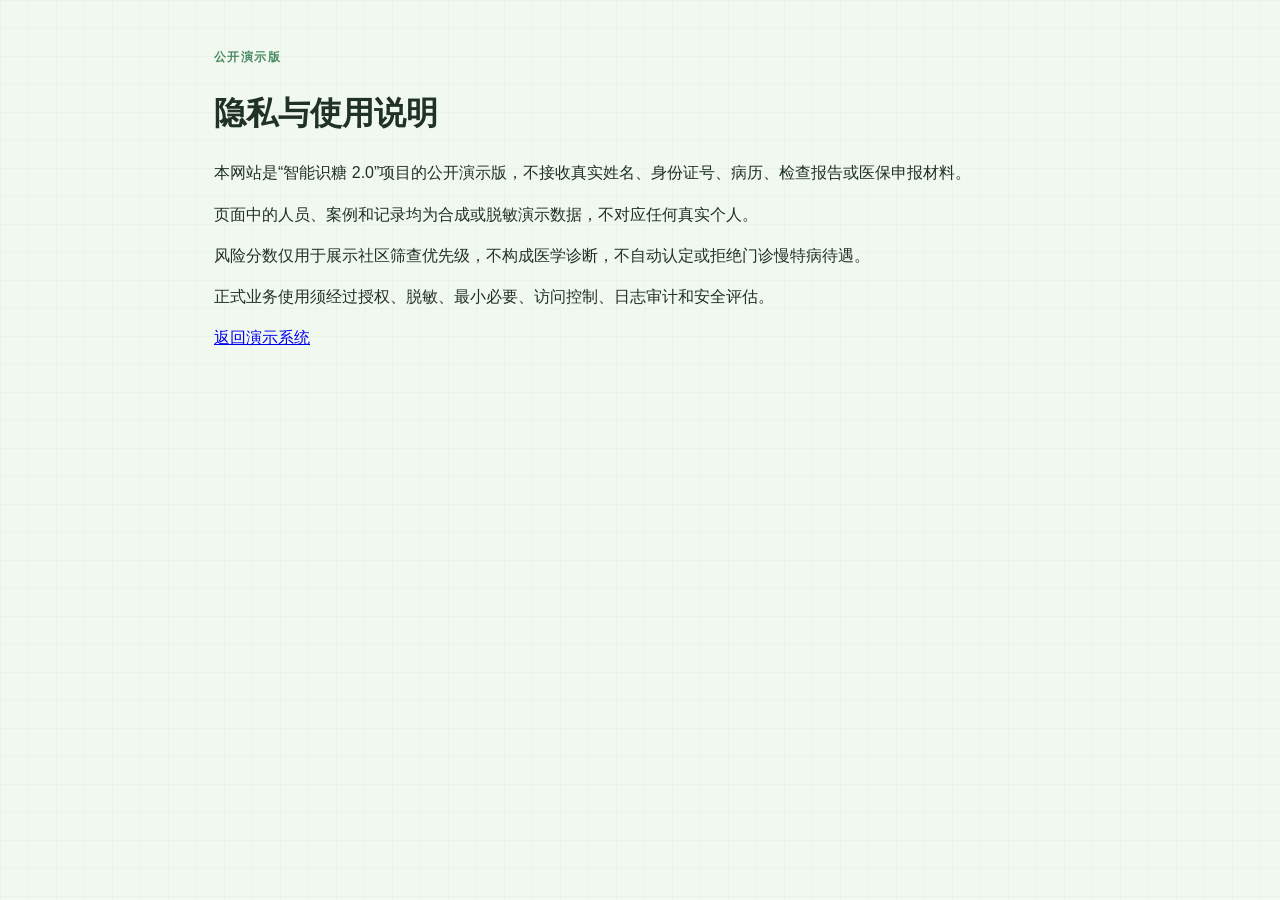
<file: privacy.html>
<!doctype html>
<html lang="zh-CN">
  <head>
    <meta charset="UTF-8" />
    <meta name="viewport" content="width=device-width, initial-scale=1.0" />
    <title>隐私与使用说明 · 智能识糖</title>
    <link rel="stylesheet" href="./styles.css" />
  </head>
  <body>
    <main class="main-area" style="max-width: 900px; margin: 0 auto; padding: 48px 24px">
      <p class="kicker">公开演示版</p>
      <h1 style="font-family: 'STSong', 'SimSun', serif">隐私与使用说明</h1>
      <p>本网站是“智能识糖 2.0”项目的公开演示版，不接收真实姓名、身份证号、病历、检查报告或医保申报材料。</p>
      <p>页面中的人员、案例和记录均为合成或脱敏演示数据，不对应任何真实个人。</p>
      <p>风险分数仅用于展示社区筛查优先级，不构成医学诊断，不自动认定或拒绝门诊慢特病待遇。</p>
      <p>正式业务使用须经过授权、脱敏、最小必要、访问控制、日志审计和安全评估。</p>
      <p><a href="./index.html">返回演示系统</a></p>
    </main>
  </body>
</html>
</file>
<file: styles.css>
:root {
  --bg: #f1f8ef;
  --surface: #ffffff;
  --surface-muted: #eaf5e7;
  --sidebar: #e5f2df;
  --sidebar-soft: rgba(255, 255, 255, 0.72);
  --ink: #203126;
  --muted: #66756b;
  --line: #d5e4d2;
  --teal: #4b8a62;
  --teal-soft: #e3f2df;
  --coral: #c47462;
  --coral-soft: #f8e7e2;
  --amber: #ac8536;
  --amber-soft: #f6edda;
  --green: #397c51;
  --green-soft: #e0f1e2;
  --shadow: 0 14px 38px rgba(57, 102, 69, 0.1);
  color-scheme: light;
}

* {
  box-sizing: border-box;
}

[hidden] {
  display: none !important;
}

html {
  min-width: 320px;
  background: var(--bg);
}

body {
  margin: 0;
  min-height: 100vh;
  color: var(--ink);
  background:
    linear-gradient(rgba(75, 138, 98, 0.035) 1px, transparent 1px),
    linear-gradient(90deg, rgba(75, 138, 98, 0.035) 1px, transparent 1px),
    var(--bg);
  background-size: 28px 28px;
  font-family: "Microsoft YaHei", "微软雅黑", sans-serif;
  font-size: 15px;
  line-height: 1.58;
  text-rendering: optimizeLegibility;
}

body.role-locked {
  overflow: hidden;
  background: #dce9d3;
}

.app-shell {
  opacity: 0;
  pointer-events: none;
  filter: blur(12px);
  transform: scale(0.985);
  transition:
    opacity 420ms ease,
    filter 520ms ease,
    transform 520ms ease;
}

body.is-role-entered .app-shell {
  opacity: 1;
  pointer-events: auto;
  filter: blur(0);
  transform: scale(1);
}

.role-gate {
  position: fixed;
  z-index: 200;
  inset: 0;
  display: flex;
  overflow: hidden;
  align-items: flex-end;
  justify-content: center;
  padding: 38px 28px 32px;
  isolation: isolate;
  background:
    url("./assets/health-china-role-bg.png") center center / cover no-repeat,
    #dce9d3;
}

.role-gate::before {
  position: absolute;
  z-index: -2;
  inset: 0;
  background:
    linear-gradient(180deg, rgba(9, 38, 22, 0.08) 0%, rgba(9, 35, 23, 0.2) 48%, rgba(7, 30, 24, 0.78) 100%),
    linear-gradient(90deg, rgba(11, 44, 28, 0.2), transparent 38%, rgba(11, 39, 27, 0.28));
  content: "";
}

.role-gate::after {
  position: absolute;
  z-index: -1;
  inset: auto 12% -22% 12%;
  height: 52%;
  border-radius: 50%;
  background: radial-gradient(ellipse, rgba(222, 244, 204, 0.34), transparent 68%);
  content: "";
  pointer-events: none;
}

.role-gate.is-leaving {
  opacity: 0;
  transition: opacity 320ms ease 260ms;
}

.role-gate-content {
  width: min(1180px, 100%);
  color: #f8fff6;
}

.role-gate-heading {
  max-width: 680px;
  margin: 0 auto 20px;
  text-align: center;
  text-shadow: 0 2px 18px rgba(5, 33, 20, 0.42);
}

.role-gate-kicker {
  display: inline-flex;
  align-items: center;
  min-height: 25px;
  padding: 0 10px;
  border: 1px solid rgba(255, 255, 255, 0.42);
  border-radius: 999px;
  background: rgba(19, 66, 42, 0.34);
  backdrop-filter: blur(10px);
  font-size: 10px;
  font-weight: 750;
  letter-spacing: 0.08em;
}

.role-gate-heading h2 {
  margin: 12px 0 4px;
  font-family: "STSong", "SimSun", serif;
  font-size: 34px;
  font-weight: 700;
  letter-spacing: 0.04em;
  line-height: 1.2;
}

.role-gate-heading p {
  margin: 0;
  color: rgba(249, 255, 247, 0.82);
  font-size: 12px;
}

.role-options {
  display: grid;
  grid-template-columns: repeat(3, minmax(0, 1fr));
  gap: 14px;
}

.role-option {
  --role-color: #4b8a62;
  position: relative;
  display: flex;
  overflow: hidden;
  min-height: 96px;
  align-items: center;
  gap: 14px;
  padding: 16px 17px;
  border: 1px solid rgba(255, 255, 255, 0.6);
  border-radius: 8px;
  background:
    linear-gradient(135deg, rgba(255, 255, 255, 0.76), rgba(247, 253, 246, 0.48));
  box-shadow:
    0 20px 48px rgba(6, 36, 22, 0.27),
    inset 0 1px 0 rgba(255, 255, 255, 0.9),
    inset 0 -1px 0 rgba(255, 255, 255, 0.2);
  color: #173930;
  text-align: left;
  backdrop-filter: blur(20px) saturate(1.35);
  -webkit-backdrop-filter: blur(20px) saturate(1.35);
  transition:
    transform 180ms ease,
    box-shadow 180ms ease,
    background 180ms ease,
    border-color 180ms ease;
}

.role-option::before {
  position: absolute;
  top: 0;
  right: 0;
  left: 0;
  height: 3px;
  background: var(--role-color);
  content: "";
  opacity: 0.9;
}

.role-option::after {
  position: absolute;
  top: -40%;
  bottom: -40%;
  left: -70%;
  width: 46%;
  background: linear-gradient(90deg, transparent, rgba(255, 255, 255, 0.56), transparent);
  content: "";
  pointer-events: none;
  transform: skewX(-18deg);
  transition: transform 520ms ease;
}

.role-option:hover {
  border-color: rgba(255, 255, 255, 0.92);
  background:
    linear-gradient(135deg, rgba(255, 255, 255, 0.9), rgba(247, 253, 246, 0.62));
  box-shadow:
    0 26px 58px rgba(6, 36, 22, 0.34),
    inset 0 1px 0 #fff;
  transform: translateY(-4px);
}

.role-option:hover::after {
  transform: translateX(390%) skewX(-18deg);
}

.community-role {
  --role-color: #2f7c80;
}

.insurance-role {
  --role-color: #bd8b33;
}

.role-avatar {
  display: grid;
  width: 64px;
  height: 64px;
  flex: 0 0 auto;
  place-items: center;
  border: 1px solid rgba(255, 255, 255, 0.75);
  border-radius: 50%;
  background: rgba(255, 255, 255, 0.58);
  box-shadow:
    0 8px 22px rgba(28, 71, 49, 0.15),
    inset 0 1px 0 #fff;
}

.role-avatar svg {
  display: block;
  width: 58px;
  height: 58px;
}

.role-copy {
  display: flex;
  min-width: 0;
  flex: 1;
  flex-direction: column;
  gap: 3px;
}

.role-copy strong {
  font-size: 15px;
  font-weight: 800;
  letter-spacing: 0.01em;
}

.role-copy small {
  color: #5f726b;
  font-size: 10px;
}

.role-arrow {
  display: grid;
  width: 30px;
  height: 30px;
  flex: 0 0 auto;
  place-items: center;
  border: 1px solid rgba(47, 84, 68, 0.18);
  border-radius: 50%;
  background: rgba(255, 255, 255, 0.52);
  color: var(--role-color);
  transition:
    color 160ms ease,
    background 160ms ease,
    transform 160ms ease;
}

.role-arrow svg {
  width: 15px;
  height: 15px;
}

.role-option:hover .role-arrow {
  background: var(--role-color);
  color: #fff;
  transform: translateX(2px);
}

.role-gate-footnote {
  margin: 15px 0 0;
  color: rgba(248, 255, 246, 0.72);
  font-size: 10px;
  text-align: center;
  text-shadow: 0 1px 10px rgba(5, 31, 19, 0.45);
}

.role-ripple {
  position: fixed;
  z-index: 240;
  top: var(--ripple-y, 50%);
  left: var(--ripple-x, 50%);
  width: 24px;
  height: 24px;
  border-radius: 50%;
  background: var(--ripple-color, #4b8a62);
  opacity: 0;
  pointer-events: none;
  transform: translate(-50%, -50%) scale(0);
}

.role-ripple::after {
  position: absolute;
  inset: -16px;
  border: 2px solid rgba(255, 255, 255, 0.72);
  border-radius: inherit;
  content: "";
}

.role-ripple.is-active {
  animation: roleRipple 920ms cubic-bezier(0.18, 0.7, 0.24, 1) forwards;
}

@keyframes roleRipple {
  0% {
    opacity: 0;
    transform: translate(-50%, -50%) scale(0);
  }

  18% {
    opacity: 1;
  }

  100% {
    opacity: 1;
    transform: translate(-50%, -50%) scale(var(--ripple-scale, 120));
  }
}

.active-role-panel {
  display: flex;
  flex-direction: column;
  gap: 2px;
  margin: 25px 5px 10px;
  padding: 12px 13px;
  border: 1px solid rgba(75, 138, 98, 0.2);
  border-radius: 8px;
  background: rgba(255, 255, 255, 0.54);
  box-shadow:
    inset 0 1px 0 rgba(255, 255, 255, 0.9),
    0 8px 20px rgba(59, 99, 67, 0.07);
  backdrop-filter: blur(14px);
}

.active-role-panel span {
  color: #748277;
  font-size: 9px;
  font-weight: 700;
  letter-spacing: 0.1em;
}

.active-role-panel strong {
  font-size: 13px;
}

.role-switch-button {
  display: flex;
  align-items: center;
  gap: 8px;
  margin-top: 12px;
  padding: 9px 12px;
  border: 1px solid rgba(75, 138, 98, 0.2);
  border-radius: 8px;
  background: rgba(255, 255, 255, 0.46);
  color: #4f6557;
  font-size: 10px;
  font-weight: 700;
  transition:
    color 160ms ease,
    background 160ms ease;
}

.role-switch-button:hover {
  background: rgba(255, 255, 255, 0.76);
  color: #203126;
}

.role-switch-button svg {
  width: 15px;
  height: 15px;
}

button,
input,
select {
  font: inherit;
}

button {
  color: inherit;
}

button,
select,
input {
  outline-offset: 2px;
}

button:focus-visible,
select:focus-visible,
input:focus-visible,
summary:focus-visible {
  outline: 2px solid var(--teal);
}

button {
  cursor: pointer;
}

svg {
  flex: 0 0 auto;
}

.app-shell {
  display: grid;
  grid-template-columns: 246px minmax(0, 1fr);
  min-height: 100vh;
}

.sidebar {
  position: sticky;
  top: 0;
  display: flex;
  flex-direction: column;
  height: 100vh;
  padding: 26px 18px 20px;
  border-right: 1px solid rgba(75, 138, 98, 0.13);
  color: var(--ink);
  background:
    linear-gradient(180deg, rgba(255, 255, 255, 0.72), rgba(227, 242, 223, 0.62)),
    rgba(232, 245, 227, 0.88);
  box-shadow: 8px 0 28px rgba(53, 95, 63, 0.06);
  backdrop-filter: blur(20px) saturate(1.2);
  -webkit-backdrop-filter: blur(20px) saturate(1.2);
}

.brand {
  display: flex;
  align-items: center;
  gap: 12px;
  padding: 2px 7px 24px;
  border-bottom: 1px solid rgba(75, 138, 98, 0.16);
}

.brand-mark {
  display: grid;
  width: 52px;
  height: 52px;
  place-items: center;
  border: 1px solid rgba(75, 138, 98, 0.26);
  border-radius: 8px;
  background: #dff1d8;
  color: #0f1711;
  box-shadow:
    inset 0 1px 0 rgba(255, 255, 255, 0.85),
    0 7px 16px rgba(55, 105, 66, 0.1);
  font-family: "MaoTi", "MaoFont", "STXingkai", "华文行楷", "KaiTi", "楷体", serif !important;
  font-size: 40px;
  font-weight: 900;
  line-height: 1;
}

.brand-copy {
  display: flex;
  min-width: 0;
  flex-direction: column;
  line-height: 1.25;
}

.brand-copy strong {
  font-size: 23px;
  letter-spacing: 0.06em;
}

.brand-copy span {
  overflow: hidden;
  margin-top: 4px;
  color: #728076;
  font-size: 11px;
  letter-spacing: 0.08em;
  text-overflow: ellipsis;
  white-space: nowrap;
}

.sidebar-section-label {
  margin: 27px 12px 9px;
  color: #748277;
  font-size: 10px;
  font-weight: 700;
  letter-spacing: 0.16em;
}

.main-nav {
  display: flex;
  flex-direction: column;
  gap: 8px;
}

.nav-item {
  display: flex;
  align-items: center;
  width: 100%;
  gap: 11px;
  padding: 9px 11px;
  border: 1px solid rgba(255, 255, 255, 0.74);
  border-radius: 8px;
  background:
    linear-gradient(135deg, rgba(255, 255, 255, 0.64), rgba(246, 252, 244, 0.45));
  color: #3f5547;
  text-align: left;
  box-shadow:
    inset 0 1px 0 rgba(255, 255, 255, 0.92),
    0 6px 16px rgba(54, 96, 63, 0.06);
  backdrop-filter: blur(13px) saturate(1.18);
  -webkit-backdrop-filter: blur(13px) saturate(1.18);
  transition:
    color 160ms ease,
    background 160ms ease,
    border-color 160ms ease,
    box-shadow 160ms ease,
    transform 160ms ease;
}

.nav-q-icon {
  display: grid;
  width: 34px;
  height: 34px;
  flex: 0 0 auto;
  place-items: center;
  border: 1px solid rgba(255, 255, 255, 0.8);
  border-radius: 50%;
  background: rgba(255, 255, 255, 0.58);
  box-shadow: inset 0 1px 0 #fff;
}

.nav-q-icon svg {
  width: 32px;
  height: 32px;
}

.nav-item:hover {
  border-color: rgba(75, 138, 98, 0.28);
  background:
    linear-gradient(135deg, rgba(255, 255, 255, 0.84), rgba(244, 252, 242, 0.62));
  color: #203126;
  transform: translateY(-1px);
}

.nav-item.is-active {
  border-color: rgba(75, 138, 98, 0.42);
  background:
    linear-gradient(135deg, rgba(255, 255, 255, 0.92), rgba(235, 247, 231, 0.76));
  color: #1d3928;
  box-shadow:
    inset 3px 0 0 var(--teal),
    inset 0 1px 0 #fff,
    0 9px 22px rgba(54, 103, 65, 0.11);
}

.sidebar-note {
  margin-top: auto;
  padding: 15px;
  border: 1px solid rgba(75, 138, 98, 0.18);
  border-radius: 8px;
  background: rgba(255, 255, 255, 0.52);
  box-shadow: inset 0 1px 0 rgba(255, 255, 255, 0.88);
  backdrop-filter: blur(14px);
}

.local-status {
  display: flex;
  align-items: center;
  gap: 8px;
  font-size: 12px;
  font-weight: 700;
}

.status-dot {
  width: 7px;
  height: 7px;
  border-radius: 50%;
  background: #91d2a8;
  box-shadow: 0 0 0 4px rgba(145, 210, 168, 0.11);
}

.sidebar-note p {
  margin: 9px 0 0;
  color: #718075;
  font-size: 11px;
  line-height: 1.55;
}

.sidebar-footer {
  display: flex;
  align-items: center;
  gap: 10px;
  margin-top: 15px;
  padding: 14px 5px 0;
  border-top: 1px solid rgba(75, 138, 98, 0.16);
}

.mini-avatar {
  display: grid;
  width: 32px;
  height: 32px;
  place-items: center;
  border-radius: 50%;
  border: 1px solid rgba(75, 138, 98, 0.18);
  background: #ddf0d7;
  color: #203126;
  font-size: 13px;
  font-weight: 700;
}

.sidebar-footer div:last-child {
  display: flex;
  min-width: 0;
  flex-direction: column;
}

.sidebar-footer strong {
  font-size: 11px;
}

.sidebar-footer span {
  color: #7b887e;
  font-size: 9px;
}

.main-area {
  min-width: 0;
}

.topbar {
  position: sticky;
  z-index: 20;
  top: 0;
  display: flex;
  align-items: center;
  justify-content: space-between;
  min-height: 86px;
  padding: 17px clamp(22px, 3vw, 46px);
  border-bottom: 1px solid rgba(126, 140, 134, 0.2);
  background: rgba(243, 241, 234, 0.92);
  backdrop-filter: blur(14px);
}

.page-heading {
  display: flex;
  flex-direction: column;
  gap: 3px;
}

.eyebrow,
.kicker {
  margin: 0;
  color: var(--teal);
  font-size: 10px;
  font-weight: 800;
  letter-spacing: 0.12em;
  text-transform: uppercase;
}

.page-heading h1 {
  margin: 0;
  font-family: "STSong", "SimSun", serif;
  font-size: clamp(21px, 2.1vw, 29px);
  font-weight: 700;
  letter-spacing: 0.02em;
  line-height: 1.3;
}

#pageTitle:focus {
  outline: none;
}

.topbar-actions {
  display: flex;
  align-items: center;
  gap: 9px;
}

.system-chip {
  display: inline-flex;
  align-items: center;
  gap: 7px;
  padding: 7px 11px;
  border: 1px solid var(--line);
  border-radius: 999px;
  background: var(--surface);
  color: var(--muted);
  font-size: 11px;
  font-weight: 700;
}

.system-chip svg {
  width: 14px;
  height: 14px;
  color: var(--teal);
}

.icon-button {
  display: grid;
  width: 36px;
  height: 36px;
  place-items: center;
  border: 1px solid var(--line);
  border-radius: 50%;
  background: var(--surface);
}

.icon-button svg {
  width: 17px;
  height: 17px;
  color: var(--muted);
}

.content {
  width: min(1540px, 100%);
  margin: 0 auto;
  padding: clamp(24px, 3.2vw, 46px);
}

.view {
  display: none;
  animation: view-in 220ms ease both;
}

.view.is-active {
  display: block;
}

@keyframes view-in {
  from {
    opacity: 0;
    transform: translateY(5px);
  }
  to {
    opacity: 1;
    transform: translateY(0);
  }
}

.section-lead {
  display: flex;
  align-items: flex-end;
  justify-content: space-between;
  gap: 25px;
  margin-bottom: 24px;
}

.section-lead h2 {
  max-width: 800px;
  margin: 5px 0 7px;
  font-family: "STSong", "SimSun", serif;
  font-size: clamp(26px, 2.5vw, 38px);
  font-weight: 700;
  letter-spacing: 0.01em;
  line-height: 1.2;
}

.section-lead p:not(.kicker) {
  max-width: 760px;
  margin: 0;
  color: var(--muted);
  font-size: 13px;
}

.model-summary {
  display: grid;
  grid-template-columns: auto auto;
  align-items: baseline;
  gap: 3px 13px;
  min-width: 210px;
  padding: 15px 18px;
  border-left: 2px solid var(--teal);
  background: rgba(255, 253, 248, 0.62);
}

.model-summary span {
  color: var(--muted);
  font-size: 10px;
}

.model-summary strong {
  font-family: Georgia, serif;
  font-size: 24px;
  font-weight: 500;
}

.surface {
  border: 1px solid var(--line);
  border-radius: 8px;
  background: var(--surface);
  box-shadow: var(--shadow);
}

.risk-layout {
  display: grid;
  grid-template-columns: minmax(0, 1.72fr) minmax(350px, 0.82fr);
  gap: 18px;
}

.form-surface,
.result-surface {
  padding: 24px;
}

.surface-head {
  display: flex;
  align-items: flex-start;
  justify-content: space-between;
  gap: 18px;
  margin-bottom: 20px;
}

.surface-head.compact {
  margin-bottom: 14px;
}

.surface-head h3,
.result-header h3,
.review-boundary h3 {
  margin: 0;
  font-size: 17px;
  font-weight: 750;
  letter-spacing: 0.01em;
}

.surface-head p {
  margin: 4px 0 0;
  color: var(--muted);
  font-size: 11px;
}

.text-button {
  display: inline-flex;
  align-items: center;
  gap: 6px;
  padding: 4px;
  border: 0;
  background: transparent;
  color: var(--teal);
  font-size: 11px;
  font-weight: 700;
  white-space: nowrap;
}

.text-button svg {
  width: 14px;
  height: 14px;
}

.risk-form {
  display: flex;
  flex-direction: column;
  gap: 16px;
}

.form-grid {
  display: grid;
  gap: 12px;
}

.form-grid-4 {
  grid-template-columns: repeat(4, minmax(0, 1fr));
}

.form-grid-5 {
  grid-template-columns: repeat(5, minmax(0, 1fr));
}

.form-grid-3 {
  grid-template-columns: repeat(3, minmax(0, 1fr));
}

.field {
  display: flex;
  min-width: 0;
  flex-direction: column;
  gap: 6px;
}

.field > span {
  color: #475450;
  font-size: 11px;
  font-weight: 700;
}

.province-context-note {
  margin: -4px 0 0;
  color: var(--muted);
  font-size: 10px;
  line-height: 1.55;
}

.province-context-note.is-fallback {
  color: #8a641d;
}

.field input,
.field select,
.control-field input,
.control-field select {
  width: 100%;
  height: 39px;
  padding: 0 11px;
  border: 1px solid #cfd6d0;
  border-radius: 6px;
  background: #fbfaf5;
  color: var(--ink);
  transition:
    border-color 150ms ease,
    background 150ms ease;
}

.field input:hover,
.field select:hover,
.control-field input:hover,
.control-field select:hover {
  border-color: #aebbb5;
}

.field input:focus,
.field select:focus,
.control-field input:focus,
.control-field select:focus {
  border-color: var(--teal);
  background: #fff;
}

.toggle-grid {
  display: grid;
  grid-template-columns: repeat(2, minmax(0, 1fr));
  gap: 9px;
}

.toggle-row {
  display: flex;
  align-items: center;
  justify-content: space-between;
  min-height: 57px;
  gap: 12px;
  padding: 10px 12px;
  border: 1px solid var(--line);
  border-radius: 6px;
  background: #fbfaf6;
  cursor: pointer;
}

.toggle-row > span:first-child {
  display: flex;
  min-width: 0;
  flex-direction: column;
}

.toggle-row strong {
  font-size: 11px;
}

.toggle-row small {
  color: var(--muted);
  font-size: 9px;
  line-height: 1.4;
}

.toggle-row input {
  position: absolute;
  width: 1px;
  height: 1px;
  opacity: 0;
}

.toggle {
  position: relative;
  width: 34px;
  height: 19px;
  flex: 0 0 auto;
  border-radius: 999px;
  background: #c8cfca;
  transition: background 160ms ease;
}

.toggle::after {
  position: absolute;
  top: 3px;
  left: 3px;
  width: 13px;
  height: 13px;
  border-radius: 50%;
  background: #fff;
  content: "";
  transition: transform 160ms ease;
}

.toggle-row input:checked + .toggle {
  background: var(--teal);
}

.toggle-row input:checked + .toggle::after {
  transform: translateX(15px);
}

.range-field {
  display: grid;
  grid-template-columns: 92px minmax(0, 1fr) 34px;
  align-items: center;
  gap: 12px;
}

.range-field input {
  height: auto;
  padding: 0;
  accent-color: var(--teal);
}

.range-field output {
  font-size: 11px;
  font-weight: 700;
  text-align: right;
}

.advanced-settings {
  border-top: 1px solid var(--line);
  border-bottom: 1px solid var(--line);
}

.advanced-settings summary {
  display: flex;
  align-items: center;
  justify-content: space-between;
  gap: 20px;
  padding: 13px 0;
  cursor: pointer;
  list-style: none;
}

.advanced-settings summary::-webkit-details-marker {
  display: none;
}

.advanced-settings summary span {
  font-size: 11px;
  font-weight: 700;
}

.advanced-settings summary small {
  color: var(--muted);
  font-size: 9px;
}

.advanced-settings .form-grid {
  padding: 2px 0 14px;
}

.field-note {
  margin: 0 0 14px;
  padding: 9px 11px;
  border-left: 2px solid var(--amber);
  background: var(--amber-soft);
  color: #745421;
  font-size: 10px;
}

.resident-profile-bar {
  display: flex;
  align-items: flex-end;
  justify-content: space-between;
  gap: 18px;
  padding: 14px 15px;
  border: 1px solid #cbd9d4;
  border-radius: 7px;
  background: #f0f6f3;
}

.resident-profile-bar .field {
  flex: 0 1 310px;
}

.resident-profile-bar > p {
  display: flex;
  align-items: flex-start;
  max-width: 360px;
  gap: 7px;
  margin: 0 0 3px;
  color: #52645f;
  font-size: 10px;
  line-height: 1.55;
}

.resident-profile-bar > p svg {
  width: 15px;
  height: 15px;
  margin-top: 1px;
  color: var(--teal);
}

.adl-panel {
  margin: 0;
  padding: 16px;
  border: 1px solid var(--line);
  border-radius: 7px;
  background: #f8f7f2;
}

.adl-panel legend {
  padding: 0 7px;
  color: var(--ink);
  font-size: 12px;
  font-weight: 750;
}

.adl-help {
  margin: 0 0 13px;
  color: var(--muted);
  font-size: 10px;
  line-height: 1.65;
}

.adl-grid {
  display: grid;
  grid-template-columns: repeat(3, minmax(0, 1fr));
  gap: 8px;
}

.adl-item {
  display: flex;
  min-height: 65px;
  align-items: flex-start;
  gap: 9px;
  padding: 10px;
  border: 1px solid #d9dfda;
  border-radius: 6px;
  background: #fffdf8;
  cursor: pointer;
  transition:
    border-color 150ms ease,
    background 150ms ease;
}

.adl-item:hover,
.adl-item:has(input:checked) {
  border-color: #7bad9f;
  background: #edf6f2;
}

.adl-item input {
  width: 16px;
  height: 16px;
  flex: 0 0 auto;
  margin: 2px 0 0;
  accent-color: var(--teal);
}

.adl-item span {
  display: flex;
  min-width: 0;
  flex-direction: column;
  gap: 3px;
}

.adl-item strong {
  font-size: 10px;
}

.adl-item small {
  color: var(--muted);
  font-size: 9px;
  line-height: 1.45;
}

.adl-summary {
  margin-top: 11px;
  color: var(--muted);
  font-size: 10px;
  text-align: right;
}

.adl-summary strong {
  color: var(--teal);
}

.form-actions {
  display: flex;
  gap: 9px;
}

.primary-button,
.secondary-button {
  display: inline-flex;
  align-items: center;
  justify-content: center;
  min-height: 39px;
  gap: 8px;
  padding: 0 16px;
  border-radius: 6px;
  font-size: 11px;
  font-weight: 750;
  transition:
    transform 150ms ease,
    box-shadow 150ms ease,
    background 150ms ease;
}

.primary-button {
  border: 1px solid var(--teal);
  background: var(--teal);
  color: #fff;
  box-shadow: 0 5px 16px rgba(23, 107, 104, 0.18);
}

.primary-button:hover,
.secondary-button:hover {
  transform: translateY(-1px);
}

.secondary-button {
  border: 1px solid #bbc6c1;
  background: #fbfaf6;
  color: #3d4c48;
}

.primary-button svg,
.secondary-button svg {
  width: 15px;
  height: 15px;
}

.full-width {
  width: 100%;
}

.result-surface {
  align-self: start;
  background:
    linear-gradient(180deg, rgba(23, 107, 104, 0.035), transparent 38%),
    var(--surface);
}

.result-header {
  display: flex;
  align-items: flex-start;
  justify-content: space-between;
  gap: 15px;
}

.band-pill {
  display: inline-flex;
  align-items: center;
  min-height: 25px;
  padding: 0 10px;
  border-radius: 999px;
  background: var(--amber-soft);
  color: #835e19;
  font-size: 10px;
  font-weight: 800;
}

.band-pill.high {
  background: var(--coral-soft);
  color: #9f3f2d;
}

.band-pill.low {
  background: var(--green-soft);
  color: #24613f;
}

.risk-gauge-wrap {
  display: flex;
  align-items: center;
  gap: 21px;
  padding: 23px 0 20px;
}

.risk-gauge {
  position: relative;
  display: grid;
  width: 126px;
  height: 126px;
  flex: 0 0 auto;
  place-items: center;
  border-radius: 50%;
  background: conic-gradient(var(--teal) 0deg, var(--teal) 0deg, #e6e9e4 0deg);
}

.risk-gauge::before {
  position: absolute;
  width: 97px;
  height: 97px;
  border-radius: 50%;
  background: var(--surface);
  content: "";
}

.risk-gauge-inner {
  position: relative;
  z-index: 1;
  display: flex;
  align-items: baseline;
  gap: 2px;
}

.risk-gauge-inner strong {
  font-family: Georgia, serif;
  font-size: 38px;
  font-weight: 500;
  line-height: 1;
}

.risk-gauge-inner span {
  color: var(--muted);
  font-size: 10px;
}

.risk-probability {
  display: flex;
  flex-direction: column;
  gap: 3px;
}

.risk-probability span {
  color: var(--muted);
  font-size: 10px;
}

.risk-probability strong {
  font-size: 19px;
}

.risk-probability small {
  color: var(--muted);
  font-size: 9px;
}

.driver-section,
.action-section {
  padding-top: 17px;
  border-top: 1px solid var(--line);
}

.mini-heading {
  display: flex;
  align-items: center;
  justify-content: space-between;
  margin-bottom: 11px;
}

.mini-heading h4 {
  margin: 0;
  font-size: 12px;
}

.mini-heading span {
  color: var(--muted);
  font-size: 9px;
}

.driver-list {
  display: flex;
  flex-direction: column;
  gap: 10px;
}

.local-shap-heading {
  display: flex;
  align-items: baseline;
  justify-content: space-between;
  gap: 12px;
  margin: 16px 0 8px;
  padding-top: 12px;
  border-top: 1px dashed var(--line);
}

.local-shap-heading h4 {
  margin: 0;
  font-size: 11px;
}

.local-shap-heading span {
  color: var(--muted);
  font-size: 9px;
}

.local-shap-chart {
  width: 100%;
  overflow: hidden;
  border: 1px solid #e1e6df;
  border-radius: 6px;
  background: #fbfaf5;
}

.local-shap-chart svg {
  display: block;
  width: 100%;
  height: auto;
}

.driver-row {
  display: grid;
  grid-template-columns: minmax(92px, 0.9fr) minmax(90px, 1fr) 44px;
  align-items: center;
  gap: 9px;
}

.driver-row > span:first-child {
  overflow: hidden;
  font-size: 10px;
  font-weight: 650;
  text-overflow: ellipsis;
  white-space: nowrap;
}

.driver-bar {
  height: 7px;
  overflow: hidden;
  border-radius: 999px;
  background: #e7eae5;
}

.driver-bar span {
  display: block;
  width: var(--value);
  height: 100%;
  border-radius: inherit;
  background: var(--coral);
}

.driver-bar.protective span {
  background: var(--teal);
}

.driver-value {
  color: var(--muted);
  font-size: 9px;
  text-align: right;
}

.action-list {
  display: flex;
  flex-direction: column;
  gap: 7px;
  margin: 0;
  padding: 0;
  list-style: none;
}

.action-list li {
  display: flex;
  align-items: flex-start;
  gap: 8px;
  padding: 8px 9px;
  border-left: 2px solid var(--teal);
  background: #f3f6f2;
  color: #43514d;
  font-size: 10px;
}

.action-list svg {
  width: 13px;
  height: 13px;
  margin-top: 1px;
  color: var(--teal);
}

.result-footer {
  margin-top: 18px;
}

.result-footer p {
  margin: 10px 0 0;
  color: var(--muted);
  font-size: 9px;
  line-height: 1.55;
}

.resident-save-button {
  margin-top: 8px;
}

.resident-record-panel {
  margin-top: 18px;
  padding: 22px 24px;
}

.resident-record-actions {
  display: flex;
  align-items: center;
  gap: 6px;
}

.danger-text {
  color: var(--coral);
}

.resident-record-list {
  display: flex;
  flex-direction: column;
  border-top: 1px solid var(--line);
}

.resident-record-card {
  display: flex;
  align-items: center;
  justify-content: space-between;
  gap: 20px;
  padding: 14px 2px;
  border-bottom: 1px solid #e6eae5;
}

.resident-record-main {
  min-width: 0;
}

.resident-record-title {
  display: flex;
  align-items: center;
  gap: 9px;
}

.resident-record-title > strong {
  overflow: hidden;
  font-size: 13px;
  text-overflow: ellipsis;
  white-space: nowrap;
}

.resident-record-main p {
  margin: 5px 0 2px;
  color: #56625f;
  font-size: 10px;
}

.resident-record-main p strong {
  color: var(--ink);
}

.resident-record-main small {
  display: block;
  overflow: hidden;
  color: var(--muted);
  font-size: 9px;
  text-overflow: ellipsis;
  white-space: nowrap;
}

.resident-record-empty {
  display: flex;
  min-height: 104px;
  align-items: center;
  gap: 13px;
  padding: 18px;
  border-top: 1px solid var(--line);
  color: var(--muted);
}

.resident-record-empty svg {
  width: 25px;
  height: 25px;
  color: var(--teal);
}

.resident-record-empty strong {
  color: var(--ink);
  font-size: 11px;
}

.resident-record-empty p {
  margin: 3px 0 0;
  font-size: 10px;
}

.queue-preview {
  margin-top: 18px;
  padding: 22px 24px 12px;
}

.table-wrap {
  overflow-x: auto;
}

.tall-table {
  max-height: 500px;
  overflow-y: auto;
}

table {
  width: 100%;
  border-collapse: collapse;
  font-size: 10px;
  text-align: left;
}

th {
  padding: 9px 10px;
  border-bottom: 1px solid var(--line);
  color: var(--muted);
  font-size: 9px;
  font-weight: 750;
  letter-spacing: 0.03em;
}

td {
  padding: 11px 10px;
  border-bottom: 1px solid #edf0eb;
  color: #3d4a47;
  vertical-align: middle;
}

tbody tr:last-child td {
  border-bottom: 0;
}

tbody tr:hover {
  background: #f8f7f2;
}

.risk-cell {
  display: inline-flex;
  min-width: 42px;
  justify-content: center;
  padding: 3px 8px;
  border-radius: 999px;
  background: var(--coral-soft);
  color: #9f3f2d;
  font-weight: 800;
}

.risk-cell.medium {
  background: var(--amber-soft);
  color: #835e19;
}

.risk-cell.low {
  background: var(--green-soft);
  color: #24613f;
}

.demo-tag,
.policy-date {
  display: inline-flex;
  align-items: center;
  min-height: 27px;
  padding: 0 11px;
  border: 1px solid var(--line);
  border-radius: 999px;
  background: rgba(255, 253, 248, 0.7);
  color: var(--muted);
  font-size: 9px;
  font-weight: 700;
  white-space: nowrap;
}

.control-strip {
  display: grid;
  grid-template-columns: minmax(230px, 1.4fr) minmax(160px, 0.7fr) minmax(190px, 0.8fr) auto;
  align-items: end;
  gap: 18px;
  padding: 16px 20px;
}

.control-field {
  display: grid;
  grid-template-columns: 1fr auto;
  align-items: center;
  gap: 5px 10px;
}

.control-field > span {
  grid-column: 1 / -1;
  color: var(--muted);
  font-size: 10px;
  font-weight: 700;
}

.control-field input[type="range"] {
  height: auto;
  padding: 0;
  border: 0;
  background: transparent;
  accent-color: var(--teal);
}

.control-field output {
  font-size: 11px;
  font-weight: 800;
}

.metric-grid {
  display: grid;
  grid-template-columns: repeat(5, minmax(0, 1fr));
  gap: 10px;
  margin: 15px 0;
}

.metric-card {
  display: grid;
  grid-template-columns: 1fr auto;
  align-items: end;
  min-height: 105px;
  padding: 17px 18px;
  border: 1px solid var(--line);
  border-radius: 7px;
  background: rgba(255, 253, 248, 0.72);
}

.metric-card > span {
  grid-column: 1 / -1;
  color: var(--muted);
  font-size: 10px;
}

.metric-card strong {
  font-family: Georgia, serif;
  font-size: 31px;
  font-weight: 500;
  line-height: 1;
}

.metric-card small {
  padding-bottom: 2px;
  color: var(--muted);
  font-size: 9px;
}

.accent-metric {
  border-color: #c8d9d5;
  background: var(--teal-soft);
}

.screening-grid {
  display: grid;
  grid-template-columns: minmax(0, 1.55fr) minmax(330px, 0.8fr);
  gap: 15px;
}

.screening-grid > .surface {
  padding: 20px;
}

.fairness-groups {
  display: flex;
  flex-direction: column;
  gap: 14px;
}

.fairness-row {
  display: grid;
  grid-template-columns: 58px minmax(0, 1fr) 48px;
  align-items: center;
  gap: 9px;
}

.fairness-row > span:first-child {
  font-size: 10px;
  font-weight: 700;
}

.fairness-bar {
  height: 11px;
  overflow: hidden;
  border-radius: 3px;
  background: #e6e9e4;
}

.fairness-bar span {
  display: block;
  height: 100%;
  border-radius: inherit;
  background: var(--teal);
}

.fairness-row > span:last-child {
  color: var(--muted);
  font-size: 9px;
  text-align: right;
}

.fairness-detail {
  margin: -8px 0 0 67px;
  color: var(--muted);
  font-size: 8px;
}

.insight-box {
  display: flex;
  align-items: flex-start;
  gap: 9px;
  margin-top: 20px;
  padding: 11px;
  border: 1px solid #ead5aa;
  border-radius: 6px;
  background: var(--amber-soft);
  color: #715423;
}

.insight-box svg {
  width: 16px;
  height: 16px;
  margin-top: 1px;
}

.insight-box p {
  margin: 0;
  font-size: 9px;
  line-height: 1.55;
}

.evaluation-strip {
  display: grid;
  grid-template-columns: repeat(4, minmax(110px, 0.48fr)) minmax(260px, 1fr);
  align-items: center;
  gap: 20px;
  margin-top: 15px;
  padding: 17px 20px;
}

.evaluation-strip > div {
  display: flex;
  flex-direction: column;
}

.evaluation-strip span {
  color: var(--muted);
  font-size: 9px;
}

.evaluation-strip strong {
  font-family: Georgia, serif;
  font-size: 18px;
  font-weight: 500;
}

.evaluation-strip p {
  margin: 0;
  padding-left: 20px;
  border-left: 1px solid var(--line);
  color: var(--muted);
  font-size: 9px;
}

.review-layout {
  display: grid;
  grid-template-columns: minmax(285px, 0.75fr) minmax(0, 1.55fr);
  gap: 15px;
}

.case-list-panel {
  padding: 19px;
}

.queue-count {
  display: grid;
  min-width: 26px;
  height: 26px;
  place-items: center;
  border-radius: 50%;
  background: var(--teal-soft);
  color: var(--teal);
  font-size: 10px;
  font-weight: 800;
}

.case-list {
  display: flex;
  flex-direction: column;
  gap: 7px;
}

.case-item {
  width: 100%;
  padding: 12px;
  border: 1px solid transparent;
  border-radius: 6px;
  background: #f6f5ef;
  text-align: left;
  transition:
    border-color 150ms ease,
    background 150ms ease;
}

.case-item:hover {
  border-color: #bfcac4;
  background: #fbfaf6;
}

.case-item.is-active {
  border-color: var(--teal);
  background: #edf4f1;
}

.case-item-top {
  display: flex;
  align-items: center;
  justify-content: space-between;
  gap: 10px;
}

.case-item strong {
  font-size: 11px;
}

.case-item p {
  margin: 6px 0 0;
  color: var(--muted);
  font-size: 9px;
}

.status-pill {
  display: inline-flex;
  min-height: 20px;
  align-items: center;
  padding: 0 7px;
  border-radius: 999px;
  font-size: 8px;
  font-weight: 750;
  white-space: nowrap;
}

.status-pill.red {
  background: var(--coral-soft);
  color: #9f3f2d;
}

.status-pill.amber {
  background: var(--amber-soft);
  color: #835e19;
}

.status-pill.green {
  background: var(--green-soft);
  color: #24613f;
}

.case-detail-panel {
  min-height: 570px;
  padding: 24px;
}

.empty-detail {
  display: grid;
  height: 100%;
  min-height: 500px;
  place-content: center;
  place-items: center;
  color: var(--muted);
}

.empty-detail svg {
  width: 34px;
  height: 34px;
  margin-bottom: 8px;
}

.case-detail-head {
  display: flex;
  align-items: flex-start;
  justify-content: space-between;
  gap: 18px;
  padding-bottom: 16px;
  border-bottom: 1px solid var(--line);
}

.case-detail-head h3 {
  margin: 0;
  font-size: 20px;
}

.case-detail-head p {
  margin: 4px 0 0;
  color: var(--muted);
  font-size: 10px;
}

.case-summary-grid {
  display: grid;
  grid-template-columns: repeat(4, minmax(0, 1fr));
  gap: 8px;
  margin: 15px 0;
}

.summary-cell {
  padding: 10px;
  border: 1px solid var(--line);
  border-radius: 6px;
  background: #faf9f4;
}

.summary-cell span {
  display: block;
  color: var(--muted);
  font-size: 8px;
}

.summary-cell strong {
  display: block;
  margin-top: 3px;
  font-size: 11px;
}

.checklist {
  display: flex;
  flex-direction: column;
  gap: 7px;
  margin: 14px 0;
}

.check-row {
  display: grid;
  grid-template-columns: 24px minmax(0, 1fr) auto;
  align-items: center;
  gap: 8px;
  padding: 9px 10px;
  border-bottom: 1px solid #edf0eb;
}

.check-icon {
  display: grid;
  width: 21px;
  height: 21px;
  place-items: center;
  border-radius: 50%;
}

.check-icon.ok {
  background: var(--green-soft);
  color: var(--green);
}

.check-icon.warn {
  background: var(--amber-soft);
  color: var(--amber);
}

.check-icon.bad {
  background: var(--coral-soft);
  color: var(--coral);
}

.check-icon svg {
  width: 12px;
  height: 12px;
}

.check-row strong {
  display: block;
  font-size: 10px;
}

.check-row small {
  display: block;
  margin-top: 2px;
  color: var(--muted);
  font-size: 8px;
}

.check-status {
  color: var(--muted);
  font-size: 8px;
  font-weight: 750;
}

.detail-columns {
  display: grid;
  grid-template-columns: 1fr 1fr;
  gap: 12px;
  margin-top: 16px;
}

.detail-block {
  padding: 12px;
  border: 1px solid var(--line);
  border-radius: 6px;
  background: #faf9f5;
}

.detail-block h4 {
  margin: 0 0 7px;
  font-size: 10px;
}

.detail-block ul {
  display: flex;
  flex-direction: column;
  gap: 5px;
  margin: 0;
  padding-left: 16px;
  color: #4d5a56;
  font-size: 9px;
}

.detail-actions {
  display: flex;
  flex-wrap: wrap;
  gap: 8px;
  margin-top: 17px;
}

.review-boundary {
  display: grid;
  grid-template-columns: minmax(260px, 0.9fr) minmax(0, 1.4fr);
  gap: 24px;
  margin-top: 15px;
  padding: 20px 22px;
}

.boundary-title {
  display: flex;
  align-items: flex-start;
  gap: 12px;
}

.boundary-title > svg {
  width: 25px;
  height: 25px;
  padding: 5px;
  border-radius: 50%;
  background: var(--teal-soft);
  color: var(--teal);
  box-sizing: content-box;
}

.review-boundary h3 {
  font-size: 13px;
}

.review-boundary p {
  margin: 4px 0 0;
  color: var(--muted);
  font-size: 9px;
}

.review-boundary ol {
  display: flex;
  flex-direction: column;
  gap: 7px;
  margin: 0;
  padding-left: 18px;
  color: #4b5854;
  font-size: 9px;
}

.policy-hero {
  display: grid;
  grid-template-columns: minmax(0, 1.1fr) minmax(420px, 1.2fr);
  gap: 22px;
  padding: 25px 27px;
  border-radius: 8px;
  background: var(--sidebar);
  color: #f6f7f3;
}

.policy-code {
  display: inline-flex;
  padding: 4px 8px;
  border: 1px solid rgba(255, 255, 255, 0.22);
  border-radius: 4px;
  color: #f0d59d;
  font-size: 9px;
  letter-spacing: 0.1em;
}

.policy-hero h3 {
  margin: 12px 0 7px;
  font-family: "STSong", "SimSun", serif;
  font-size: 28px;
}

.policy-hero p {
  max-width: 620px;
  margin: 0;
  color: rgba(255, 255, 255, 0.64);
  font-size: 10px;
}

.policy-rate-grid {
  display: grid;
  grid-template-columns: repeat(4, minmax(0, 1fr));
  gap: 1px;
  overflow: hidden;
  border: 1px solid rgba(255, 255, 255, 0.17);
  border-radius: 7px;
  background: rgba(255, 255, 255, 0.15);
}

.policy-rate-grid > div {
  display: flex;
  min-height: 110px;
  flex-direction: column;
  justify-content: center;
  padding: 14px;
  background: #234844;
}

.policy-rate-grid span,
.policy-rate-grid small {
  color: rgba(255, 255, 255, 0.55);
  font-size: 8px;
}

.policy-rate-grid strong {
  margin: 4px 0;
  color: #f2dca7;
  font-family: Georgia, serif;
  font-size: 27px;
  font-weight: 500;
}

.policy-grid {
  display: grid;
  grid-template-columns: 1fr 1fr;
  gap: 15px;
  margin-top: 15px;
}

.policy-grid > .surface {
  padding: 21px;
}

.criteria-list,
.process-list {
  display: flex;
  flex-direction: column;
  gap: 8px;
  margin: 0;
  padding-left: 22px;
  color: #475450;
  font-size: 10px;
}

.criteria-list li::marker,
.process-list li::marker {
  color: var(--teal);
  font-weight: 800;
}

.source-section,
.model-governance {
  margin-top: 15px;
  padding: 21px;
}

.source-list {
  display: grid;
  grid-template-columns: repeat(2, minmax(0, 1fr));
  gap: 8px;
}

.source-item {
  display: flex;
  align-items: flex-start;
  justify-content: space-between;
  gap: 12px;
  padding: 11px 12px;
  border: 1px solid var(--line);
  border-radius: 6px;
  background: #faf9f4;
  text-decoration: none;
}

.source-item:hover {
  border-color: #aebdb7;
}

.source-item strong {
  display: block;
  color: var(--ink);
  font-size: 10px;
  line-height: 1.45;
}

.source-item span {
  display: block;
  margin-top: 4px;
  color: var(--muted);
  font-size: 8px;
}

.source-item svg {
  width: 14px;
  height: 14px;
  margin-top: 2px;
  color: var(--teal);
}

.governance-grid {
  display: grid;
  grid-template-columns: repeat(4, minmax(0, 1fr));
  gap: 9px;
}

.governance-grid > div {
  padding: 12px;
  border-left: 2px solid #b7cbc6;
  background: #f7f7f2;
}

.governance-grid span {
  display: block;
  color: var(--muted);
  font-size: 8px;
}

.governance-grid strong {
  display: block;
  margin-top: 4px;
  font-size: 10px;
  line-height: 1.45;
}

.external-validation-note {
  display: flex;
  align-items: baseline;
  gap: 10px;
  margin-top: 12px;
  padding: 10px 12px;
  border-left: 3px solid var(--amber);
  background: var(--amber-soft);
}

.external-validation-note span {
  color: var(--muted);
  font-size: 9px;
  font-weight: 700;
}

.external-validation-note strong {
  font-size: 10px;
}

.external-validation-note small {
  color: #715423;
  font-size: 9px;
}

.boundary-list {
  display: flex;
  flex-direction: column;
  gap: 4px;
  margin-top: 13px;
  padding-top: 12px;
  border-top: 1px solid var(--line);
}

.boundary-list p {
  margin: 0;
  color: var(--muted);
  font-size: 9px;
}

.boundary-list strong {
  color: var(--ink);
}

.toast {
  position: fixed;
  z-index: 100;
  right: 28px;
  bottom: 24px;
  max-width: min(390px, calc(100vw - 36px));
  padding: 11px 15px;
  border-radius: 6px;
  background: #183c38;
  color: #fff;
  font-size: 11px;
  opacity: 0;
  pointer-events: none;
  transform: translateY(10px);
  transition:
    opacity 180ms ease,
    transform 180ms ease;
}

.toast.is-visible {
  opacity: 1;
  transform: translateY(0);
}

.lead-actions {
  display: flex;
  align-items: center;
  gap: 10px;
}

.dialog {
  width: min(900px, 94vw);
  max-height: 90vh;
  margin: auto;
  padding: 0;
  border: 1px solid var(--line);
  border-radius: 9px;
  background: var(--surface);
  box-shadow: 0 24px 80px rgba(13, 44, 37, 0.28);
}

.dialog::backdrop {
  background: rgba(15, 45, 38, 0.54);
  backdrop-filter: blur(5px);
}

.dialog-form {
  display: flex;
  max-height: 90vh;
  flex-direction: column;
  gap: 15px;
  overflow-y: auto;
  padding: 22px 24px 20px;
}

.dialog-head {
  display: flex;
  align-items: flex-start;
  justify-content: space-between;
  gap: 16px;
  padding-bottom: 13px;
  border-bottom: 1px solid var(--line);
}

.dialog-head h3 {
  margin: 4px 0 2px;
  font-size: 18px;
}

.dialog-head p {
  margin: 0;
  color: var(--muted);
  font-size: 11px;
}

.dialog-textarea {
  width: 100%;
  min-height: 66px;
  padding: 10px 11px;
  border: 1px solid #cfd6d0;
  border-radius: 6px;
  background: #fbfaf5;
  color: var(--ink);
  font: inherit;
  resize: vertical;
}

.dialog-textarea:focus {
  border-color: var(--teal);
  background: #fff;
  outline: none;
}

.material-fieldset {
  display: grid;
  grid-template-columns: repeat(3, minmax(0, 1fr));
  gap: 9px 16px;
  margin: 0;
  padding: 12px 14px 14px;
  border: 1px solid var(--line);
  border-radius: 7px;
}

.material-fieldset legend {
  padding: 0 6px;
  color: var(--muted);
  font-size: 11px;
  font-weight: 700;
}

.material-item {
  display: flex;
  align-items: center;
  gap: 7px;
  color: #3d4a47;
  font-size: 11px;
}

.material-item input {
  width: 15px;
  height: 15px;
  accent-color: var(--teal);
}

.dialog-note {
  margin: 0;
}

.dialog-actions {
  display: flex;
  justify-content: flex-end;
  gap: 10px;
  padding-top: 12px;
  border-top: 1px solid var(--line);
}

.policy-sync {
  margin-top: 15px;
  padding: 21px;
}

.sync-badge {
  display: inline-flex;
  min-height: 26px;
  align-items: center;
  padding: 0 11px;
  border: 1px solid var(--line);
  border-radius: 999px;
  background: rgba(255, 253, 248, 0.72);
  color: var(--muted);
  font-size: 10px;
  font-weight: 700;
  white-space: nowrap;
}

.sync-badge.is-ok {
  border-color: #b9d6c6;
  background: var(--green-soft);
  color: var(--green);
}

.sync-badge.is-offline {
  border-color: #e4d3ab;
  background: var(--amber-soft);
  color: #7a5a1c;
}

.sync-badge.is-error {
  border-color: #e6c3ba;
  background: var(--coral-soft);
  color: #9f3f2d;
}

.sync-badge.is-checking {
  border-color: var(--teal);
  color: var(--teal);
}

.sync-grid {
  display: grid;
  grid-template-columns: repeat(4, minmax(0, 1fr));
  gap: 10px;
  margin: 4px 0 14px;
}

.sync-cell {
  display: flex;
  flex-direction: column;
  gap: 3px;
  padding: 11px 13px;
  border: 1px solid var(--line);
  border-radius: 6px;
  background: rgba(255, 253, 248, 0.68);
}

.sync-cell span {
  color: var(--muted);
  font-size: 10px;
}

.sync-cell strong {
  font-size: 13px;
  font-variant-numeric: tabular-nums;
}

.sync-actions {
  display: flex;
  flex-wrap: wrap;
  align-items: center;
  gap: 12px;
  margin-bottom: 12px;
}

.sync-auto {
  display: inline-flex;
  align-items: center;
  gap: 7px;
  color: var(--muted);
  font-size: 11px;
}

.sync-auto input {
  width: 15px;
  height: 15px;
  accent-color: var(--teal);
}

.sync-config {
  position: relative;
  margin-left: auto;
}

.sync-config summary {
  color: var(--teal);
  font-size: 11px;
  font-weight: 700;
  cursor: pointer;
}

.sync-config .field {
  min-width: 320px;
  margin-top: 8px;
}

.sync-diff-list {
  display: flex;
  flex-direction: column;
  gap: 8px;
}

.sync-item {
  display: grid;
  grid-template-columns: 54px minmax(0, 1fr) auto;
  align-items: center;
  gap: 12px;
  padding: 10px 12px;
  border: 1px solid var(--line);
  border-radius: 6px;
  background: #fff;
}

.sync-change {
  display: inline-flex;
  justify-content: center;
  padding: 2px 0;
  border-radius: 4px;
  font-size: 10px;
  font-weight: 700;
}

.sync-change.is-added {
  background: var(--green-soft);
  color: var(--green);
}

.sync-change.is-changed {
  background: var(--amber-soft);
  color: #7a5a1c;
}

.sync-item-main {
  display: flex;
  min-width: 0;
  flex-direction: column;
  gap: 2px;
}

.sync-item-main strong {
  font-size: 12px;
}

.sync-item-main span {
  color: var(--muted);
  font-size: 10px;
}

.sync-link {
  color: var(--teal);
  font-size: 10px;
  font-weight: 700;
  white-space: nowrap;
}

.sync-empty {
  margin: 0;
  padding: 14px;
  border: 1px dashed var(--line);
  border-radius: 6px;
  color: var(--muted);
  font-size: 10px;
  text-align: center;
}

.notice-section {
  margin-top: 15px;
  padding: 21px;
}

.notice-list {
  display: grid;
  grid-template-columns: repeat(2, minmax(0, 1fr));
  gap: 12px;
}

.notice-item {
  display: flex;
  flex-direction: column;
  gap: 6px;
  padding: 14px 15px;
  border: 1px solid var(--line);
  border-radius: 7px;
  background: #fff;
}

.notice-head {
  display: flex;
  align-items: center;
  justify-content: space-between;
  gap: 10px;
}

.notice-type {
  padding: 1px 8px;
  border-radius: 3px;
  background: var(--teal-soft);
  color: var(--teal);
  font-size: 9px;
  font-weight: 700;
}

.notice-date {
  color: var(--muted);
  font-size: 10px;
  font-variant-numeric: tabular-nums;
}

.notice-item h4 {
  margin: 0;
  font-size: 12px;
  line-height: 1.5;
}

.notice-item p {
  margin: 0;
  color: var(--muted);
  font-size: 10px;
  line-height: 1.65;
}

.notice-meta {
  display: flex;
  flex-wrap: wrap;
  gap: 8px 12px;
  color: var(--muted);
  font-size: 9px;
}

.notice-meta a {
  color: var(--teal);
  font-weight: 700;
}

.source-item .source-meta {
  display: block;
  margin-top: 2px;
  color: var(--muted);
  font-size: 9px;
  font-variant-numeric: tabular-nums;
}

.new-flag {
  margin-left: 6px;
  padding: 1px 6px;
  border-radius: 3px;
  background: var(--green-soft);
  color: var(--green);
  font-size: 9px;
  font-style: normal;
  font-weight: 700;
  vertical-align: 1px;
}

/* Final visual system: Microsoft YaHei, light green and white. */
*,
*::before,
*::after,
button,
input,
select,
textarea {
  font-family: "Microsoft YaHei", "微软雅黑", sans-serif !important;
}

.brand-mark,
.brand-mark span {
  font-family: "华文行楷", "STXingkai", "MaoTi", "MaoFont", "KaiTi", "楷体", serif !important;
}

.brand-mark span {
  display: block;
  line-height: 1;
  -webkit-text-stroke: 0.35px #0f1711;
}

.topbar {
  border-bottom: 1px solid rgba(75, 138, 98, 0.14);
  background: rgba(250, 255, 248, 0.84);
  backdrop-filter: blur(18px) saturate(1.12);
  -webkit-backdrop-filter: blur(18px) saturate(1.12);
}

.surface {
  border-color: rgba(75, 138, 98, 0.14);
  background: rgba(255, 255, 255, 0.9);
  box-shadow: 0 10px 30px rgba(54, 98, 65, 0.07);
}

.field input,
.field select,
.control-field input,
.control-field select,
.dialog-textarea {
  border-color: #cfe1cc;
  background: #f9fdf8;
}

.toggle-row,
.adl-item,
.resident-profile-bar,
.adl-panel {
  border-color: #d4e5d0;
  background: rgba(247, 252, 245, 0.94);
}

.secondary-button {
  border-color: #c5d9c2;
  background: rgba(255, 255, 255, 0.88);
  color: #365340;
}

.policy-hero {
  border: 1px solid #cce1c8;
  background:
    linear-gradient(135deg, rgba(225, 243, 220, 0.96), rgba(251, 255, 249, 0.96));
  color: var(--ink);
}

.policy-code {
  border-color: rgba(75, 138, 98, 0.3);
  background: rgba(255, 255, 255, 0.58);
  color: #3d704e;
}

.policy-hero p {
  color: #617568;
}

.policy-rate-grid {
  border-color: rgba(75, 138, 98, 0.2);
  background: rgba(255, 255, 255, 0.44);
}

.policy-rate-grid > div {
  background: rgba(255, 255, 255, 0.7);
}

.policy-rate-grid span,
.policy-rate-grid small {
  color: #718076;
}

.policy-rate-grid strong {
  color: #376d4a;
}

.risk-gauge-inner strong,
.metric-card strong,
.evaluation-strip strong,
.policy-rate-grid strong,
.case-summary-grid strong,
.sync-cell strong,
.governance-grid strong,
.queue-count,
.risk-cell,
table,
.source-meta,
.notice-date {
  font-family: "Microsoft YaHei", "微软雅黑", sans-serif !important;
  font-variant-numeric: tabular-nums;
  font-feature-settings: "tnum" 1;
  letter-spacing: 0;
}

.metric-card {
  align-items: end;
}

.metric-card strong,
.evaluation-strip strong,
.policy-rate-grid strong,
.sync-cell strong,
.governance-grid strong {
  font-weight: 700;
  line-height: 1.2;
}

.metric-card small {
  align-self: end;
  padding-bottom: 2px;
  line-height: 1.2;
}

button {
  position: relative;
  overflow: hidden;
  isolation: isolate;
  transition:
    transform 140ms ease,
    box-shadow 140ms ease,
    background 140ms ease,
    border-color 140ms ease;
}

button:hover {
  transform: translateY(-1px);
}

button:active {
  transform: translateY(0) scale(0.975);
}

.button-click-ripple {
  position: absolute;
  z-index: -1;
  width: 14px;
  height: 14px;
  border-radius: 50%;
  background: currentColor;
  opacity: 0;
  pointer-events: none;
  transform: translate(-50%, -50%) scale(0);
  animation: buttonClickRipple 520ms ease-out forwards;
}

@keyframes buttonClickRipple {
  0% {
    opacity: 0.18;
    transform: translate(-50%, -50%) scale(0);
  }

  100% {
    opacity: 0;
    transform: translate(-50%, -50%) scale(20);
  }
}

@media (max-width: 1250px) {
  .app-shell {
    grid-template-columns: 218px minmax(0, 1fr);
  }

  .risk-layout {
    grid-template-columns: minmax(0, 1.45fr) minmax(320px, 0.8fr);
  }

  .form-grid-4 {
    grid-template-columns: repeat(3, minmax(0, 1fr));
  }

  .form-grid-5 {
    grid-template-columns: repeat(3, minmax(0, 1fr));
  }

  .metric-grid {
    grid-template-columns: repeat(3, minmax(0, 1fr));
  }

  .evaluation-strip {
    grid-template-columns: repeat(4, 1fr);
  }

  .evaluation-strip p {
    grid-column: 1 / -1;
    padding: 9px 0 0;
    border-top: 1px solid var(--line);
    border-left: 0;
  }
}

@media (max-width: 980px) {
  .app-shell {
    display: block;
  }

  .sidebar {
    position: static;
    width: 100%;
    height: auto;
    padding: 15px 18px;
  }

  .brand {
    padding: 0 0 13px;
  }

  .brand-mark {
    width: 44px;
    height: 44px;
    font-size: 32px;
  }

  .sidebar-section-label,
  .sidebar-note,
  .sidebar-footer {
    display: none;
  }

  .main-nav {
    display: flex;
    flex-direction: row;
    flex-wrap: wrap;
    gap: 6px;
    margin-top: 12px;
    justify-content: center;
  }

  .nav-item {
    flex: 1 1 120px;
    justify-content: center;
    padding: 9px 8px;
  }

  .nav-item.is-active {
    box-shadow: inset 0 -3px 0 #edcf8c;
  }

  .nav-item span {
    font-size: 11px;
  }

  .topbar {
    top: 0;
    min-height: 70px;
  }

  .risk-layout,
  .screening-grid,
  .review-layout,
  .policy-grid,
  .policy-hero,
  .review-boundary {
    grid-template-columns: 1fr;
  }

  .result-surface {
    order: -1;
  }

  #view-risk .result-surface {
    order: 0;
  }

  .control-strip {
    grid-template-columns: 1fr 1fr;
  }

  .policy-rate-grid {
    grid-template-columns: repeat(4, 1fr);
  }

  .sync-grid {
    grid-template-columns: repeat(2, minmax(0, 1fr));
  }

  .notice-list {
    grid-template-columns: 1fr;
  }

  .material-fieldset {
    grid-template-columns: repeat(2, minmax(0, 1fr));
  }
}

@media (max-width: 720px) {
  .role-gate {
    align-items: flex-end;
    padding: 24px 14px 18px;
    background-position: 18% center;
  }

  .role-gate::before {
    background:
      linear-gradient(180deg, rgba(9, 38, 22, 0.04) 0%, rgba(9, 35, 23, 0.22) 35%, rgba(7, 30, 24, 0.86) 100%),
      linear-gradient(90deg, rgba(11, 44, 28, 0.12), transparent);
  }

  .role-gate-heading {
    margin-bottom: 13px;
  }

  .role-gate-heading h2 {
    margin-top: 8px;
    font-size: 27px;
  }

  .role-gate-heading p {
    font-size: 10px;
  }

  .role-options {
    grid-template-columns: 1fr;
    gap: 9px;
  }

  .role-option {
    min-height: 76px;
    gap: 11px;
    padding: 10px 12px;
  }

  .role-avatar {
    width: 54px;
    height: 54px;
  }

  .role-avatar svg {
    width: 50px;
    height: 50px;
  }

  .role-copy strong {
    font-size: 13px;
  }

  .role-copy small {
    font-size: 9px;
  }

  .role-gate-footnote {
    margin-top: 10px;
    font-size: 9px;
  }

  .content {
    padding: 19px 13px 32px;
  }

  .topbar {
    padding: 13px 15px;
  }

  .topbar .system-chip {
    display: none;
  }

  .page-heading h1 {
    font-size: 19px;
  }

  .eyebrow {
    font-size: 8px;
  }

  .section-lead {
    align-items: flex-start;
    flex-direction: column;
    gap: 12px;
  }

  .section-lead h2 {
    font-size: 24px;
    line-height: 1.35;
    text-wrap: balance;
  }

  .model-summary {
    display: none;
  }

  .form-surface,
  .result-surface,
  .resident-record-panel,
  .queue-preview,
  .screening-grid > .surface,
  .case-detail-panel,
  .policy-grid > .surface,
  .source-section,
  .model-governance {
    padding: 16px;
  }

  .resident-profile-bar {
    align-items: stretch;
    flex-direction: column;
    gap: 9px;
  }

  .resident-profile-bar .field {
    flex-basis: auto;
  }

  .resident-profile-bar > p {
    max-width: none;
  }

  .adl-grid {
    grid-template-columns: repeat(2, minmax(0, 1fr));
  }

  .form-grid-4,
  .form-grid-5,
  .form-grid-3,
  .toggle-grid {
    grid-template-columns: repeat(2, minmax(0, 1fr));
  }

  .form-actions {
    flex-direction: column;
  }

  .lead-actions {
    width: 100%;
    flex-wrap: wrap;
  }

  .dialog-form {
    padding: 16px;
  }

  .material-fieldset {
    grid-template-columns: 1fr;
  }

  .sync-config {
    width: 100%;
    margin-left: 0;
  }

  .sync-config .field {
    width: 100%;
    min-width: 0;
  }

  .sync-actions .primary-button,
  .sync-actions .secondary-button {
    width: auto;
  }

  .sync-item {
    grid-template-columns: 48px minmax(0, 1fr);
  }

  .sync-link {
    grid-column: 2;
  }

  .dialog-actions {
    flex-direction: column;
  }

  .primary-button,
  .secondary-button {
    width: 100%;
  }

  .range-field {
    grid-template-columns: 1fr auto;
  }

  .range-field input {
    grid-column: 1 / -1;
  }

  .advanced-settings summary {
    align-items: flex-start;
    flex-direction: column;
    gap: 2px;
  }

  .risk-gauge-wrap {
    justify-content: center;
  }

  .risk-gauge {
    width: 112px;
    height: 112px;
  }

  .risk-gauge::before {
    width: 85px;
    height: 85px;
  }

  .metric-grid {
    grid-template-columns: repeat(2, minmax(0, 1fr));
  }

  .metric-card:nth-child(5) {
    grid-column: 1 / -1;
  }

  .control-strip {
    grid-template-columns: 1fr;
  }

  .evaluation-strip {
    grid-template-columns: repeat(2, 1fr);
  }

  .case-summary-grid,
  .detail-columns,
  .source-list,
  .governance-grid {
    grid-template-columns: 1fr;
  }

  .source-list {
    gap: 7px;
  }

  .case-detail-panel {
    min-height: auto;
  }

  .empty-detail {
    min-height: 260px;
  }

  .policy-rate-grid {
    grid-template-columns: repeat(2, 1fr);
  }

  .policy-rate-grid > div {
    min-height: 86px;
  }

  .policy-hero h3 {
    font-size: 23px;
  }
}

.community-entry-count {
  display: inline-flex;
  min-height: 30px;
  align-items: center;
  padding: 0 11px;
  border: 1px solid rgba(75, 138, 98, 0.24);
  border-radius: 999px;
  background: rgba(255, 255, 255, 0.72);
  color: #476451;
  font-size: 12px;
  font-weight: 700;
  white-space: nowrap;
}

.community-entry-list {
  display: flex;
  flex-wrap: wrap;
  gap: 8px;
  margin: 0 0 15px;
}

.community-entry-item {
  display: flex;
  align-items: center;
  gap: 8px;
  padding: 8px 10px;
  border: 1px solid rgba(75, 138, 98, 0.18);
  border-radius: 8px;
  background: rgba(255, 255, 255, 0.78);
}

.community-entry-item strong {
  font-size: 12px;
}

.community-entry-item > span:not(.source-tag) {
  color: var(--muted);
  font-size: 11px;
}

.community-entry-empty {
  width: 100%;
  margin: 0;
  padding: 11px 13px;
  border: 1px dashed var(--line);
  border-radius: 8px;
  color: var(--muted);
  font-size: 12px;
}

.metric-note {
  margin: -4px 0 14px;
  color: var(--muted);
  font-size: 12px;
}

.source-tag {
  display: inline-flex;
  min-height: 22px;
  align-items: center;
  padding: 0 7px;
  border: 1px solid var(--line);
  border-radius: 999px;
  background: #f8fcf7;
  color: var(--muted);
  font-size: 10px;
  font-weight: 700;
  white-space: nowrap;
}

.source-tag.is-custom {
  border-color: #a9ceb1;
  background: var(--teal-soft);
  color: var(--teal);
}

.object-cell strong {
  display: block;
  margin-top: 4px;
  font-size: 12px;
}

.community-case-dialog {
  width: min(1040px, 95vw);
}

.community-fieldset {
  margin: 0;
  padding: 13px 14px 15px;
  border: 1px solid var(--line);
  border-radius: 8px;
  background: rgba(249, 253, 247, 0.9);
}

.community-fieldset legend {
  padding: 0 7px;
  color: #3f604a;
  font-size: 13px;
  font-weight: 800;
}

@media (max-width: 720px) {
  .community-entry-count {
    width: 100%;
    justify-content: center;
  }

  .community-case-dialog {
    width: 96vw;
  }
}

.resident-advanced {
  overflow: hidden;
  border: 1px solid #d4e5d0;
  border-radius: 8px;
  background: rgba(247, 252, 245, 0.92);
}

.resident-advanced summary {
  display: flex;
  align-items: center;
  justify-content: space-between;
  gap: 18px;
  padding: 14px 16px;
  cursor: pointer;
  list-style: none;
}

.resident-advanced summary::-webkit-details-marker {
  display: none;
}

.resident-advanced summary::after {
  flex: 0 0 auto;
  padding: 3px 9px;
  border-radius: 999px;
  background: var(--teal-soft);
  color: var(--teal);
  content: "展开";
  font-size: 11px;
  font-weight: 700;
}

.resident-advanced[open] summary::after {
  content: "收起";
}

.resident-advanced summary span {
  color: var(--ink);
  font-size: 14px;
  font-weight: 700;
}

.resident-advanced summary small {
  color: var(--muted);
  font-size: 12px;
}

.resident-advanced > .form-grid,
.resident-advanced > .adl-panel {
  margin: 0 14px 14px;
}

@media (max-width: 460px) {
  .resident-advanced summary {
    align-items: flex-start;
    flex-direction: column;
    gap: 5px;
  }
}

@media (max-width: 460px) {
  .role-gate {
    padding-right: 10px;
    padding-bottom: 12px;
    padding-left: 10px;
  }

  .role-gate-kicker {
    max-width: calc(100vw - 44px);
    overflow: hidden;
    text-overflow: ellipsis;
    white-space: nowrap;
  }

  .role-option {
    min-height: 72px;
  }

  .main-nav .nav-item {
    flex: 0 1 124px;
    flex-direction: column;
    gap: 3px;
  }

  .main-nav .nav-item span {
    font-size: 9px;
  }

  .brand-copy span {
    display: none;
  }

  .form-grid-4,
  .form-grid-5,
  .form-grid-3,
  .toggle-grid {
    grid-template-columns: 1fr;
  }

  .adl-grid {
    grid-template-columns: 1fr;
  }

  .resident-record-card {
    align-items: flex-start;
    flex-direction: column;
    gap: 9px;
  }

  .resident-record-panel .surface-head {
    align-items: stretch;
    flex-direction: column;
    gap: 10px;
  }

  .resident-record-panel .resident-record-actions {
    justify-content: flex-end;
  }

  .resident-record-main small {
    white-space: normal;
  }
}

@media (max-height: 700px) and (max-width: 720px) {
  .role-gate {
    overflow-y: auto;
    align-items: flex-start;
  }

  .role-gate-content {
    padding-top: 8px;
  }

  .role-gate-heading p,
  .role-gate-footnote {
    display: none;
  }
}

@media (prefers-reduced-motion: reduce) {
  .app-shell,
  .role-gate,
  .role-option,
  .role-option::after,
  .role-arrow {
    transition-duration: 0.01ms !important;
  }

  .role-ripple.is-active {
    animation-duration: 0.01ms;
  }
}

@media print {
  .role-gate {
    display: none !important;
  }

  .sidebar,
  .topbar-actions,
  .form-surface,
  .queue-preview,
  .screening-grid,
  .evaluation-strip,
  .review-layout,
  .policy-grid,
  .source-section {
    display: none !important;
  }

  .app-shell,
  .risk-layout {
    display: block;
  }

  .app-shell {
    opacity: 1 !important;
    filter: none !important;
    transform: none !important;
  }

  .content,
  .result-surface {
    padding: 0;
    border: 0;
    box-shadow: none;
  }
}

/* Global readable type scale */
body {
  font-size: 16px;
}

.role-gate-kicker,
.role-gate-footnote,
.eyebrow,
.kicker,
.model-summary span,
.system-chip,
.policy-date,
.demo-tag {
  font-size: 12px;
}

.role-gate-heading h2 {
  font-size: 40px;
}

.role-gate-heading p {
  font-size: 14px;
}

.role-copy strong {
  font-size: 17px;
}

.role-copy small {
  font-size: 12px;
}

.role-option {
  min-height: 104px;
}

.role-avatar {
  width: 68px;
  height: 68px;
}

.role-avatar svg {
  width: 62px;
  height: 62px;
}

.active-role-panel span,
.sidebar-section-label {
  font-size: 11px;
}

.active-role-panel strong {
  font-size: 15px;
}

.nav-item {
  font-size: 15px;
}

.role-switch-button,
.sidebar-note p,
.sidebar-footer strong,
.sidebar-footer span {
  font-size: 12px;
}

.page-heading h1 {
  font-size: 27px;
}

.section-lead h2 {
  font-size: 42px;
  line-height: 1.22;
}

.section-lead p {
  font-size: 14px;
  line-height: 1.7;
}

.model-summary strong {
  font-size: 22px;
}

.surface-head h3,
.result-header h3 {
  font-size: 20px;
}

.surface-head p,
.text-button,
.field > span,
.province-context-note,
.toggle-row strong,
.adl-help,
.adl-summary,
.primary-button,
.secondary-button {
  font-size: 13px;
}

.field input,
.field select,
.control-field input,
.control-field select,
.dialog-textarea {
  font-size: 15px;
}

.toggle-row small,
.adl-item small,
.result-footer p,
.field-note {
  font-size: 11px;
  line-height: 1.55;
}

.adl-panel legend,
.adl-item strong,
.mini-heading h4,
.local-shap-heading h4 {
  font-size: 14px;
}

.mini-heading span,
.local-shap-heading span,
.driver-row > span:first-child,
.driver-value,
.action-list li {
  font-size: 12px;
}

.band-pill {
  font-size: 12px;
}

.risk-probability span,
.risk-probability small {
  font-size: 11px;
}

.risk-probability strong {
  font-size: 23px;
}

.metric-card > span,
.metric-card small {
  font-size: 12px;
}

.metric-card strong {
  font-size: 34px;
}

.evaluation-strip span,
.evaluation-strip p {
  font-size: 12px;
}

.evaluation-strip strong {
  font-size: 21px;
}

table {
  font-size: 12px;
}

th {
  font-size: 11px;
}

td {
  font-size: 12px;
  line-height: 1.5;
}

.case-item strong {
  font-size: 14px;
}

.case-item p,
.case-summary-grid span,
.check-row small,
.detail-block,
.review-boundary p,
.review-boundary ol {
  font-size: 12px;
  line-height: 1.6;
}

.status-pill,
.check-status,
.check-row strong {
  font-size: 12px;
}

.policy-code,
.policy-hero p,
.policy-rate-grid span,
.policy-rate-grid small {
  font-size: 11px;
}

.policy-hero h3 {
  font-size: 32px;
}

.policy-rate-grid strong {
  font-size: 30px;
}

.criteria-list,
.process-list,
.source-item strong,
.source-item .source-meta,
.governance-grid span,
.governance-grid strong {
  font-size: 12px;
}

.external-validation-note strong,
.external-validation-note small,
.boundary-list p,
.sync-cell span,
.sync-cell strong,
.sync-auto,
.sync-config summary,
.sync-item-main strong,
.sync-item-main span,
.sync-link,
.sync-empty,
.notice-item h4,
.notice-item p,
.notice-meta {
  font-size: 12px;
}

.material-item,
.dialog-head p {
  font-size: 12px;
}

.dialog-head h3 {
  font-size: 21px;
}

@media (max-width: 720px) {
  body {
    font-size: 16px;
  }

  .role-gate-heading h2 {
    font-size: 30px;
  }

  .role-gate-heading p {
    font-size: 12px;
  }

  .role-gate-kicker {
    font-size: 11px;
  }

  .role-copy strong {
    font-size: 15px;
  }

  .role-copy small,
  .role-gate-footnote {
    font-size: 11px;
  }

  .page-heading h1 {
    font-size: 22px;
  }

  .section-lead h2 {
    font-size: 29px;
  }

  .surface-head h3,
  .result-header h3 {
    font-size: 19px;
  }

  .field > span,
  .surface-head p,
  .section-lead p {
    font-size: 13px;
  }

  table {
    font-size: 12px;
  }

  th,
  td {
    font-size: 12px;
  }
}
</file>
